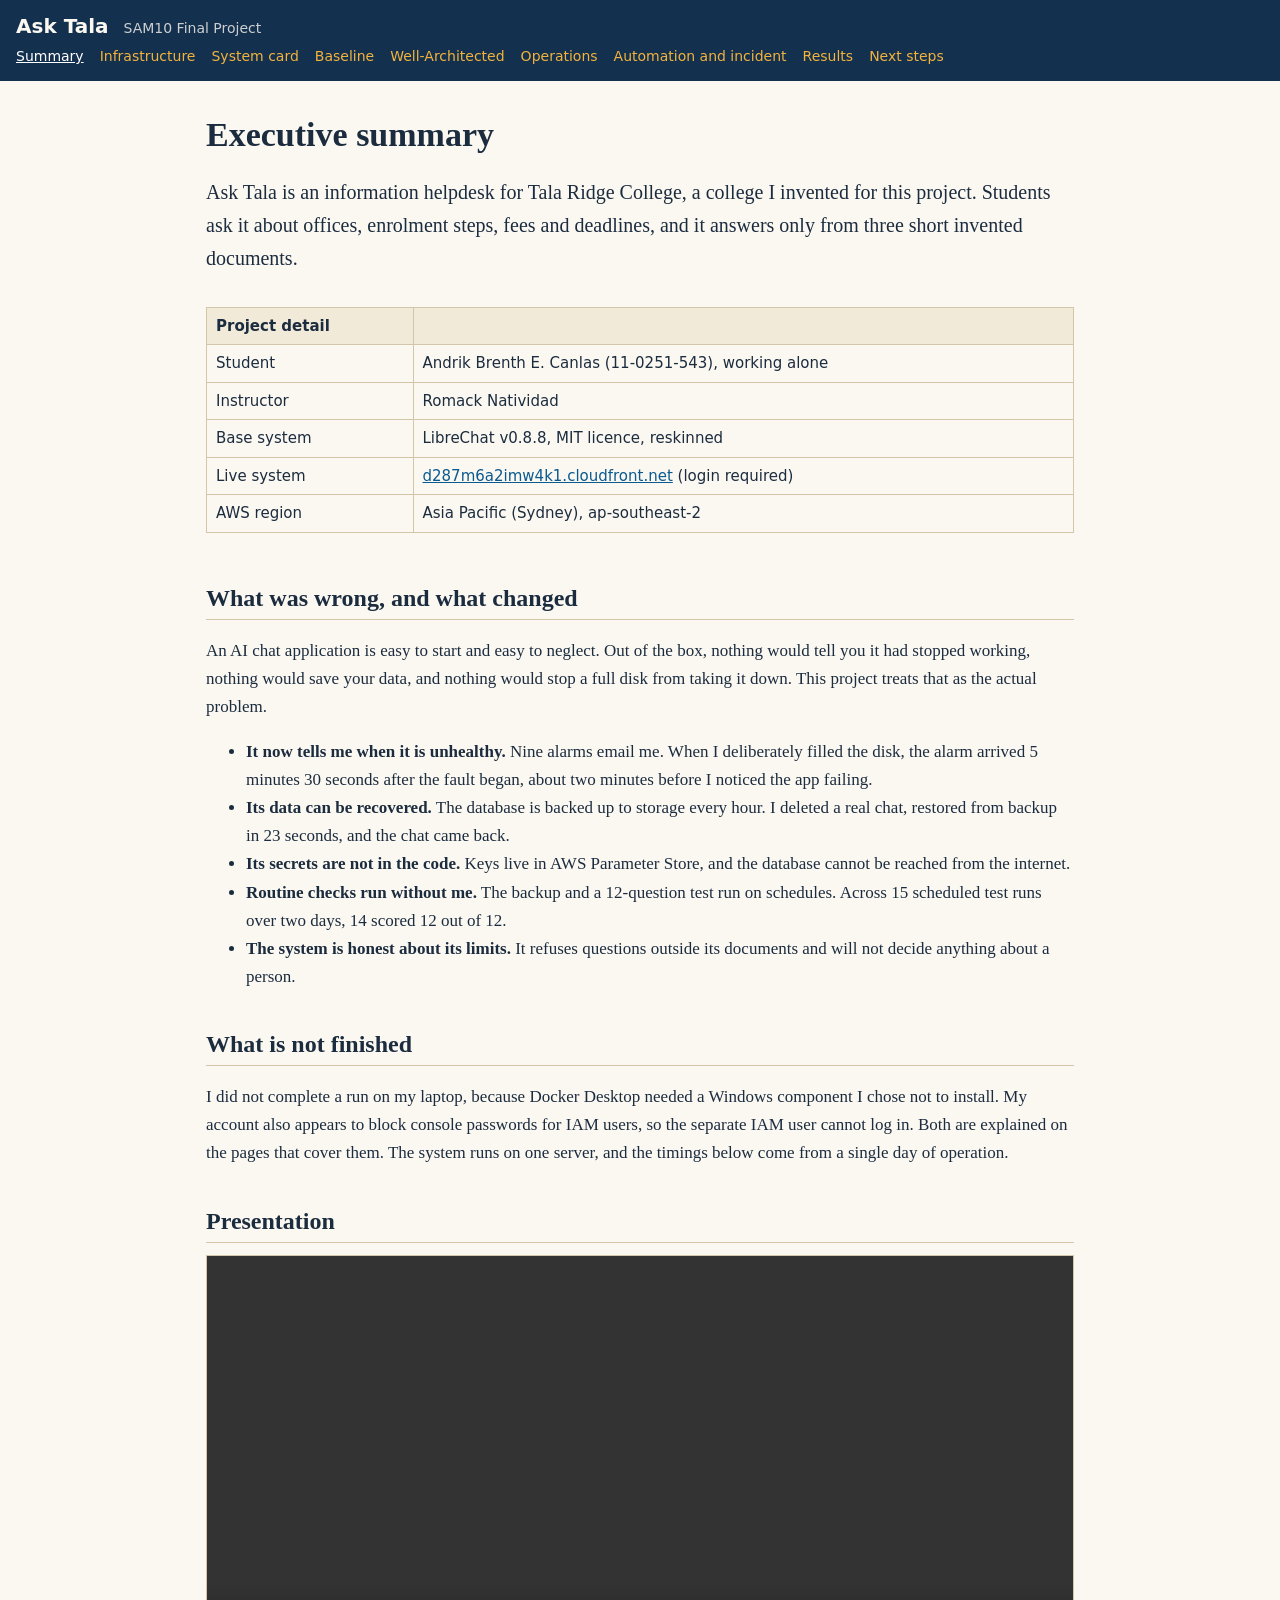
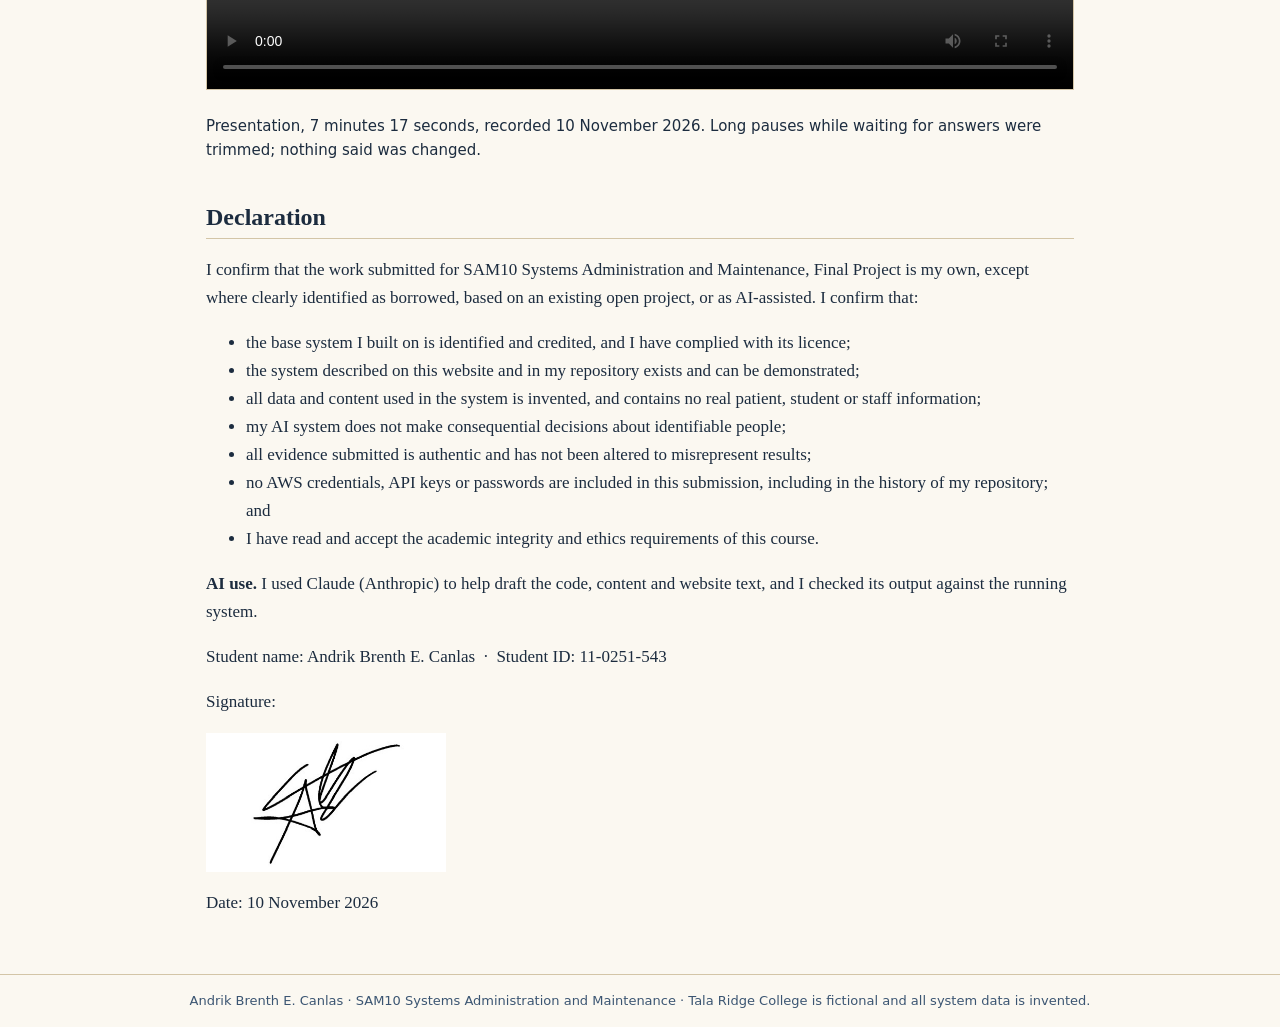
<file: site/index.html>
<!doctype html>
<html lang="en"><head><meta charset="utf-8"><meta name="viewport" content="width=device-width, initial-scale=1">
<title>Executive summary | Ask Tala</title><link rel="stylesheet" href="style.css"></head>
<body><header><div class="brand">Ask Tala <span>SAM10 Final Project</span></div><nav><a href="index.html" aria-current=page>Summary</a><a href="infrastructure.html">Infrastructure</a><a href="system.html">System card</a><a href="baseline.html">Baseline</a><a href="well-architected.html">Well-Architected</a><a href="operations.html">Operations</a><a href="automation-incident.html">Automation and incident</a><a href="results.html">Results</a><a href="next.html">Next steps</a></nav></header>
<main><h1>Executive summary</h1>
<p class="lead">Ask Tala is an information helpdesk for Tala Ridge College, a college I invented for this project. Students ask it about offices, enrolment steps, fees and deadlines, and it answers only from three short invented documents.</p>
<div class="scroll"><table><thead><tr><th>Project detail</th><th></th></tr></thead><tbody><tr><td>Student</td><td>Andrik Brenth E. Canlas (11-0251-543), working alone</td></tr><tr><td>Instructor</td><td>Romack Natividad</td></tr><tr><td>Base system</td><td>LibreChat v0.8.8, MIT licence, reskinned</td></tr><tr><td>Live system</td><td><a href="https://d287m6a2imw4k1.cloudfront.net">d287m6a2imw4k1.cloudfront.net</a> (login required)</td></tr><tr><td>AWS region</td><td>Asia Pacific (Sydney), ap-southeast-2</td></tr></tbody></table></div>
<h2>What was wrong, and what changed</h2>
<p>An AI chat application is easy to start and easy to neglect. Out of the box, nothing would tell you it had stopped working, nothing would save your data, and nothing would stop a full disk from taking it down. This project treats that as the actual problem.</p>
<ul>
<li><strong>It now tells me when it is unhealthy.</strong> Nine alarms email me. When I deliberately filled the disk, the alarm arrived 5 minutes 30 seconds after the fault began, about two minutes before I noticed the app failing.</li>
<li><strong>Its data can be recovered.</strong> The database is backed up to storage every hour. I deleted a real chat, restored from backup in 23 seconds, and the chat came back.</li>
<li><strong>Its secrets are not in the code.</strong> Keys live in AWS Parameter Store, and the database cannot be reached from the internet.</li>
<li><strong>Routine checks run without me.</strong> The backup and a 12-question test run on schedules. Across 15 scheduled test runs over two days, 14 scored 12 out of 12.</li>
<li><strong>The system is honest about its limits.</strong> It refuses questions outside its documents and will not decide anything about a person.</li>
</ul>
<h2>What is not finished</h2>
<p>I did not complete a run on my laptop, because Docker Desktop needed a Windows component I chose not to install. My account also appears to block console passwords for IAM users, so the separate IAM user cannot log in. Both are explained on the pages that cover them. The system runs on one server, and the timings below come from a single day of operation.</p>
<h2>Presentation</h2>
<video controls preload="metadata" style="width:100%;border:1px solid var(--line);background:#000"><source src="evidence/presentation.mp4" type="video/mp4">Your browser cannot play this video. <a href="evidence/presentation.mp4">Download it here</a>.</video><p class="lead" style="font-size:15px;font-family:system-ui,sans-serif">Presentation, 7 minutes 17 seconds, recorded 10 November 2026. Long pauses while waiting for answers were trimmed; nothing said was changed.</p>
<h2 id="declaration">Declaration</h2>
<p>I confirm that the work submitted for SAM10 Systems Administration and Maintenance, Final Project is my own, except where clearly identified as borrowed, based on an existing open project, or as AI-assisted. I confirm that:</p>
<ul>
<li>the base system I built on is identified and credited, and I have complied with its licence;</li>
<li>the system described on this website and in my repository exists and can be demonstrated;</li>
<li>all data and content used in the system is invented, and contains no real patient, student or staff information;</li>
<li>my AI system does not make consequential decisions about identifiable people;</li>
<li>all evidence submitted is authentic and has not been altered to misrepresent results;</li>
<li>no AWS credentials, API keys or passwords are included in this submission, including in the history of my repository; and</li>
<li>I have read and accept the academic integrity and ethics requirements of this course.</li>
</ul>
<p><strong>AI use.</strong> I used Claude (Anthropic) to help draft the code, content and website text, and I checked its output against the running system.</p>
<p>Student name: Andrik Brenth E. Canlas &nbsp;·&nbsp; Student ID: 11-0251-543</p>
<p>Signature:</p><img class="sig" src="evidence/signature.png" alt="Signature of Andrik Brenth E. Canlas">
<p>Date: 10 November 2026</p>
</main>
<footer>Andrik Brenth E. Canlas · SAM10 Systems Administration and Maintenance · Tala Ridge College is fictional and all system data is invented.</footer></body></html>
</file>
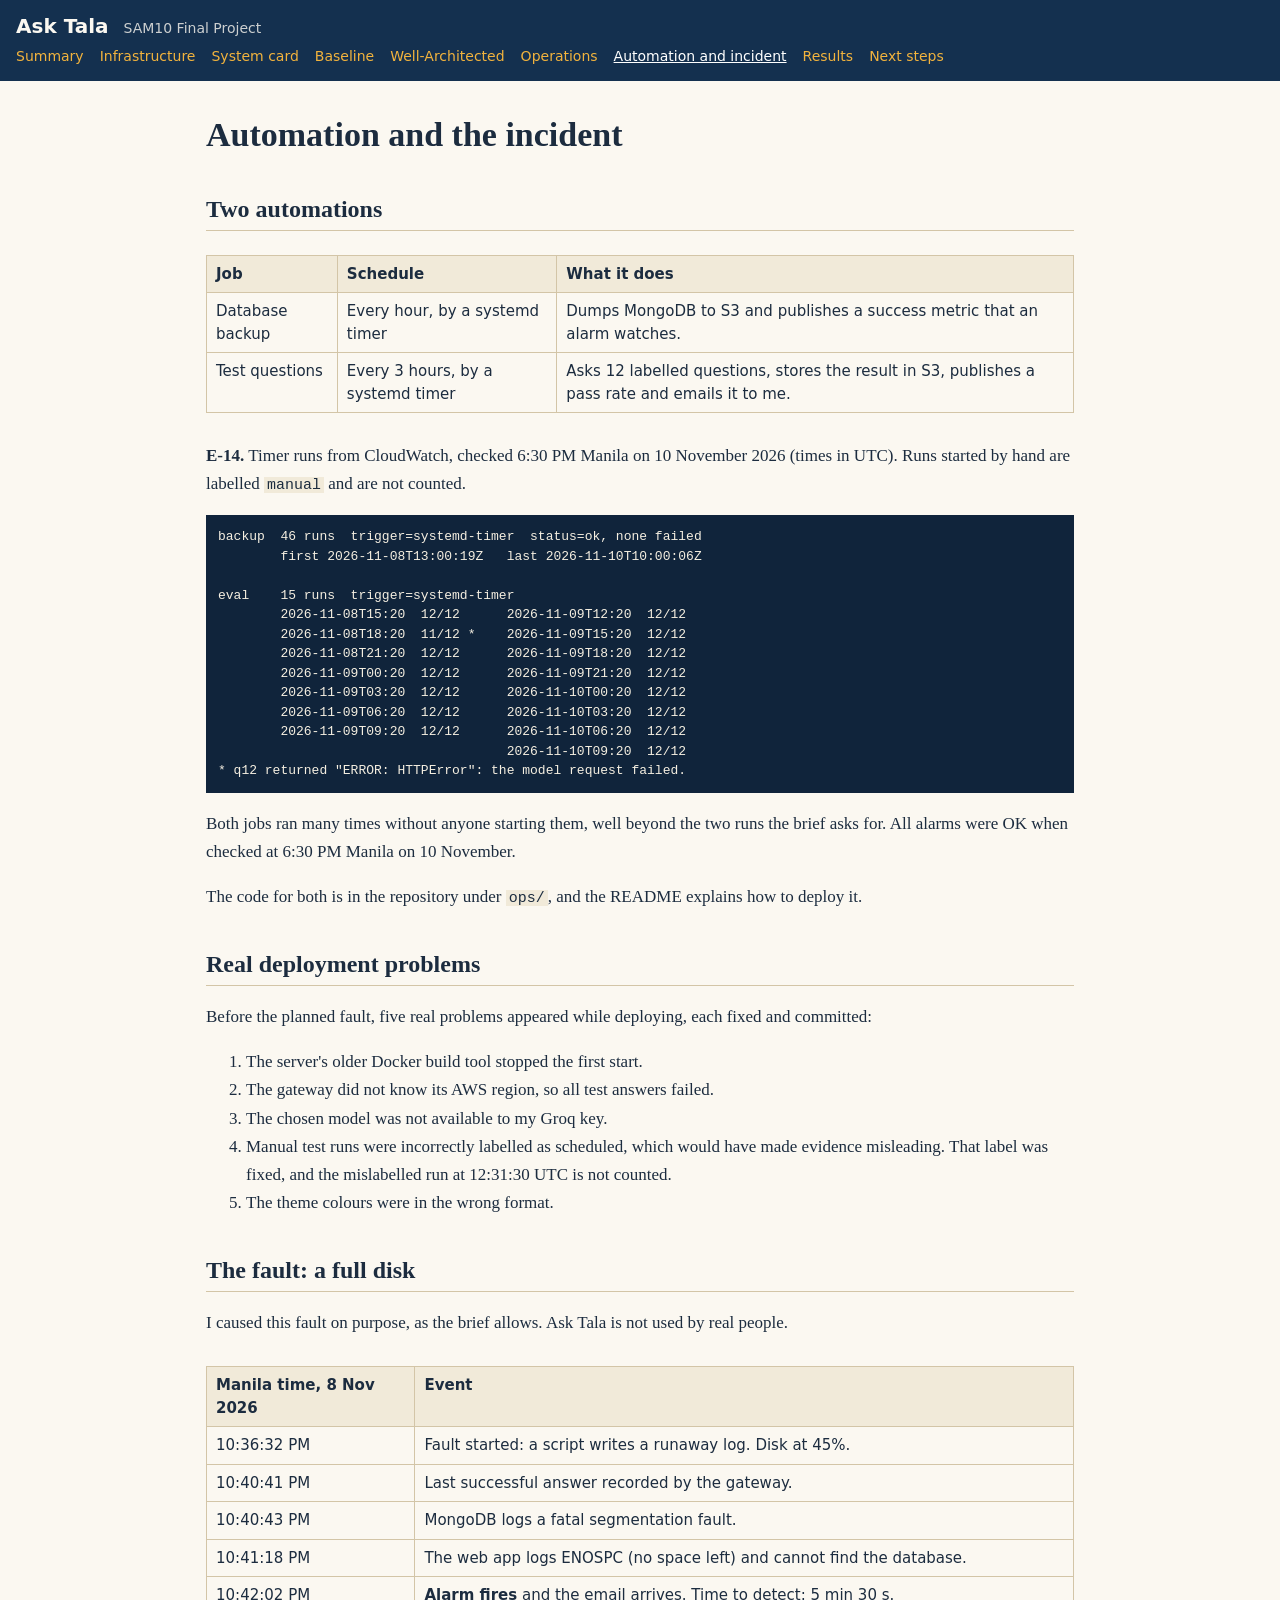
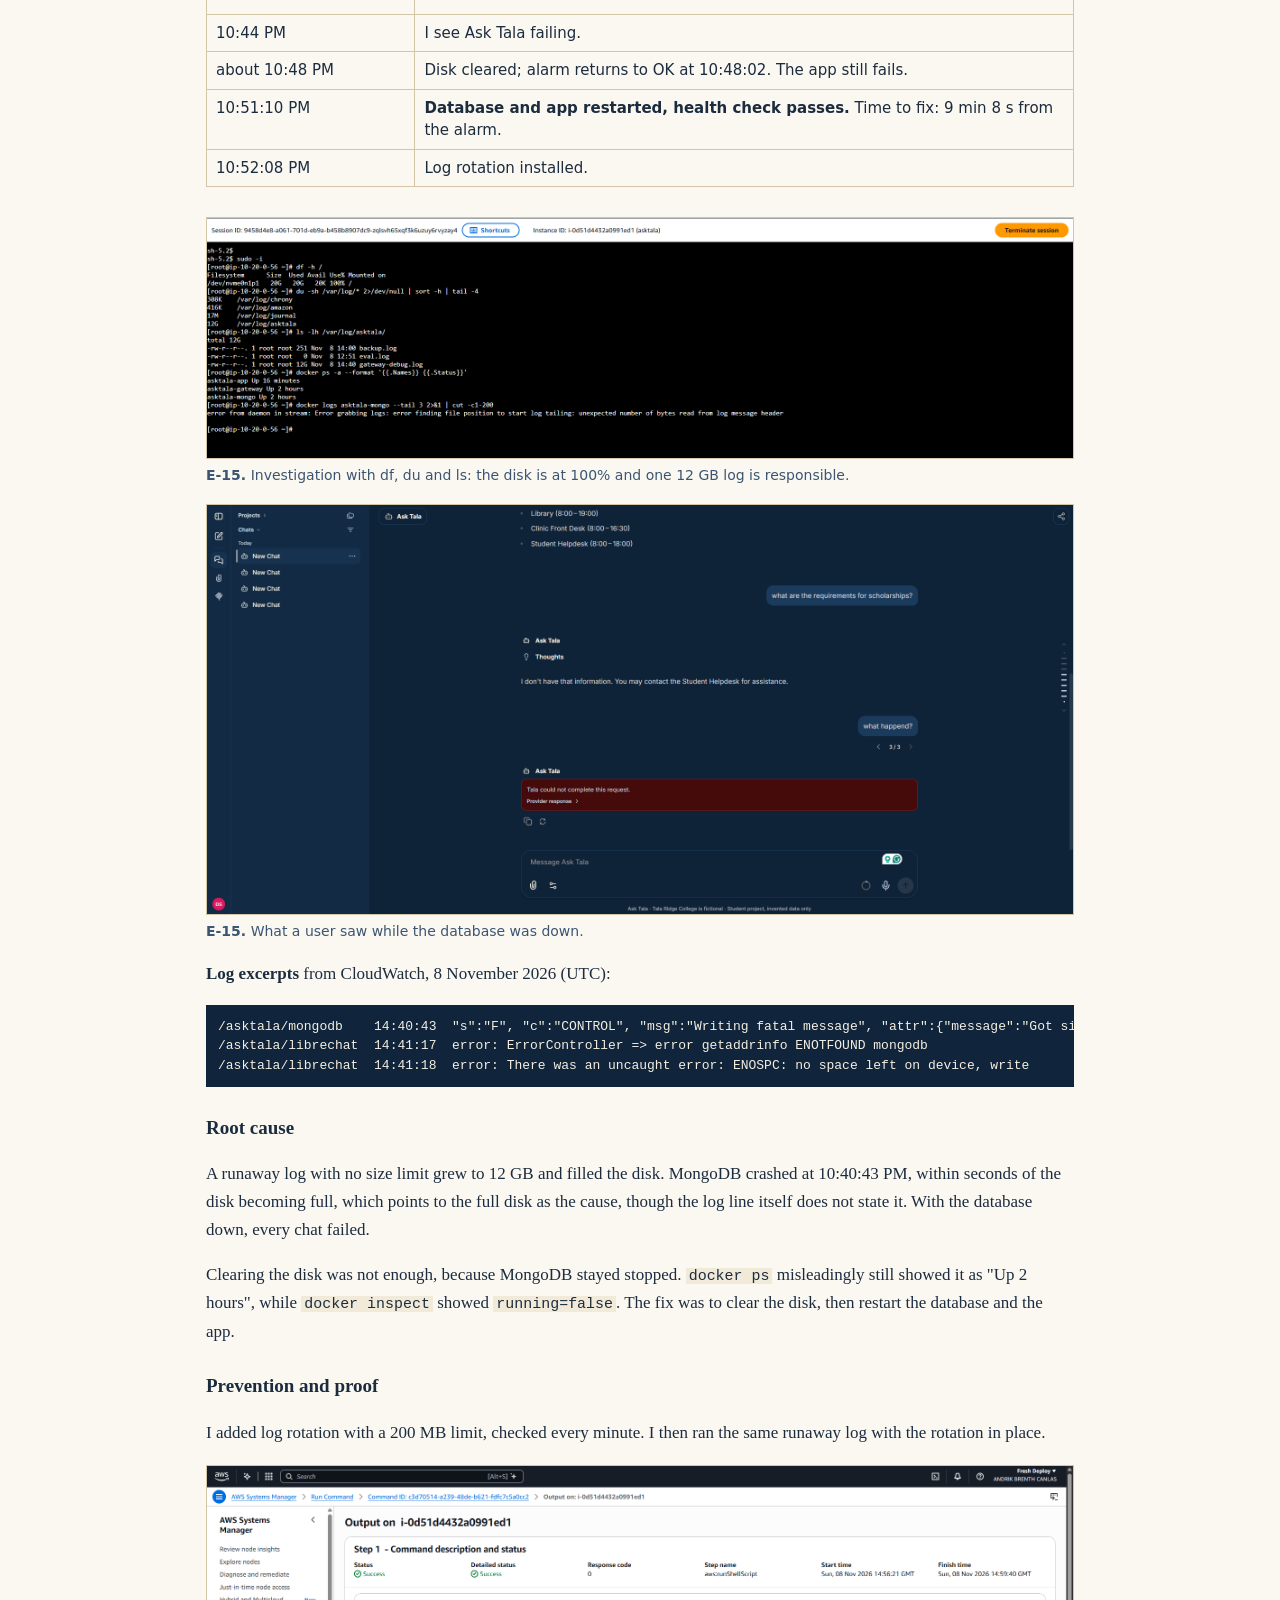
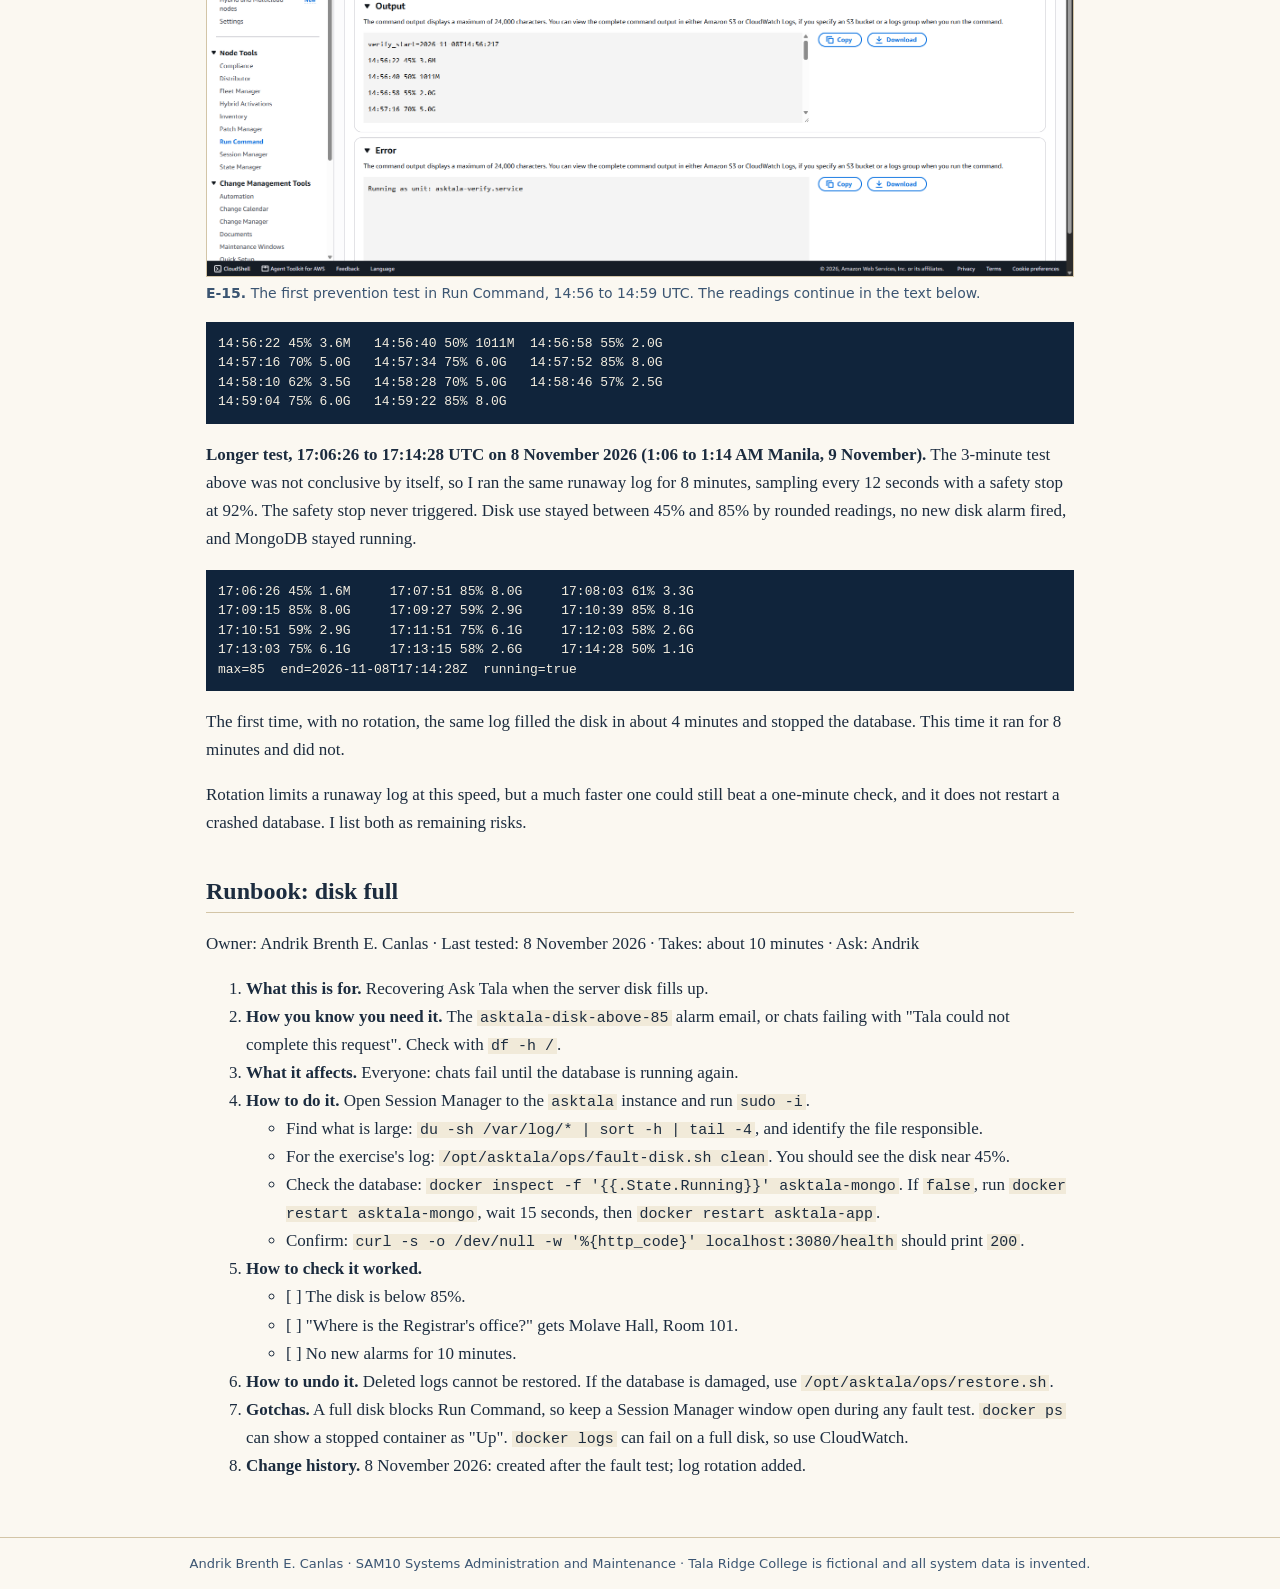
<file: site/automation-incident.html>
<!doctype html>
<html lang="en"><head><meta charset="utf-8"><meta name="viewport" content="width=device-width, initial-scale=1">
<title>Automation and the incident | Ask Tala</title><link rel="stylesheet" href="style.css"></head>
<body><header><div class="brand">Ask Tala <span>SAM10 Final Project</span></div><nav><a href="index.html">Summary</a><a href="infrastructure.html">Infrastructure</a><a href="system.html">System card</a><a href="baseline.html">Baseline</a><a href="well-architected.html">Well-Architected</a><a href="operations.html">Operations</a><a href="automation-incident.html" aria-current=page>Automation and incident</a><a href="results.html">Results</a><a href="next.html">Next steps</a></nav></header>
<main><h1>Automation and the incident</h1>
<h2>Two automations</h2>
<div class="scroll"><table><thead><tr><th>Job</th><th>Schedule</th><th>What it does</th></tr></thead><tbody><tr><td>Database backup</td><td>Every hour, by a systemd timer</td><td>Dumps MongoDB to S3 and publishes a success metric that an alarm watches.</td></tr><tr><td>Test questions</td><td>Every 3 hours, by a systemd timer</td><td>Asks 12 labelled questions, stores the result in S3, publishes a pass rate and emails it to me.</td></tr></tbody></table></div>
<p><strong>E-14.</strong> Timer runs from CloudWatch, checked 6:30 PM Manila on 10 November 2026 (times in UTC). Runs started by hand are labelled <code>manual</code> and are not counted.</p>
<pre>backup  46 runs  trigger=systemd-timer  status=ok, none failed
        first 2026-11-08T13:00:19Z   last 2026-11-10T10:00:06Z

eval    15 runs  trigger=systemd-timer
        2026-11-08T15:20  12/12      2026-11-09T12:20  12/12
        2026-11-08T18:20  11/12 *    2026-11-09T15:20  12/12
        2026-11-08T21:20  12/12      2026-11-09T18:20  12/12
        2026-11-09T00:20  12/12      2026-11-09T21:20  12/12
        2026-11-09T03:20  12/12      2026-11-10T00:20  12/12
        2026-11-09T06:20  12/12      2026-11-10T03:20  12/12
        2026-11-09T09:20  12/12      2026-11-10T06:20  12/12
                                     2026-11-10T09:20  12/12
* q12 returned &quot;ERROR: HTTPError&quot;: the model request failed.</pre>
<p>Both jobs ran many times without anyone starting them, well beyond the two runs the brief asks for. All alarms were OK when checked at 6:30 PM Manila on 10 November.</p>
<p>The code for both is in the repository under <code>ops/</code>, and the README explains how to deploy it.</p>
<h2>Real deployment problems</h2>
<p>Before the planned fault, five real problems appeared while deploying, each fixed and committed:</p>
<ol>
<li>The server's older Docker build tool stopped the first start.</li>
<li>The gateway did not know its AWS region, so all test answers failed.</li>
<li>The chosen model was not available to my Groq key.</li>
<li>Manual test runs were incorrectly labelled as scheduled, which would have made evidence misleading. That label was fixed, and the mislabelled run at 12:31:30 UTC is not counted.</li>
<li>The theme colours were in the wrong format.</li>
</ol>
<h2>The fault: a full disk</h2>
<p>I caused this fault on purpose, as the brief allows. Ask Tala is not used by real people.</p>
<div class="scroll"><table><thead><tr><th>Manila time, 8 Nov 2026</th><th>Event</th></tr></thead><tbody><tr><td>10:36:32 PM</td><td>Fault started: a script writes a runaway log. Disk at 45%.</td></tr><tr><td>10:40:41 PM</td><td>Last successful answer recorded by the gateway.</td></tr><tr><td>10:40:43 PM</td><td>MongoDB logs a fatal segmentation fault.</td></tr><tr><td>10:41:18 PM</td><td>The web app logs ENOSPC (no space left) and cannot find the database.</td></tr><tr><td>10:42:02 PM</td><td><strong>Alarm fires</strong> and the email arrives. Time to detect: 5 min 30 s.</td></tr><tr><td>10:44 PM</td><td>I see Ask Tala failing.</td></tr><tr><td>about 10:48 PM</td><td>Disk cleared; alarm returns to OK at 10:48:02. The app still fails.</td></tr><tr><td>10:51:10 PM</td><td><strong>Database and app restarted, health check passes.</strong> Time to fix: 9 min 8 s from the alarm.</td></tr><tr><td>10:52:08 PM</td><td>Log rotation installed.</td></tr></tbody></table></div>
<figure><a href="evidence/e15-disk-investigation.png"><img src="evidence/e15-disk-investigation.png" loading="lazy" alt="Investigation with df, du and ls: the disk is at 100% and one 12 GB log is responsible."></a><figcaption><strong>E-15.</strong> Investigation with df, du and ls: the disk is at 100% and one 12 GB log is responsible.</figcaption></figure>
<figure><a href="evidence/e15-chat-failure.png"><img src="evidence/e15-chat-failure.png" loading="lazy" alt="What a user saw while the database was down."></a><figcaption><strong>E-15.</strong> What a user saw while the database was down.</figcaption></figure>
<p><strong>Log excerpts</strong> from CloudWatch, 8 November 2026 (UTC):</p>
<pre>/asktala/mongodb    14:40:43  &quot;s&quot;:&quot;F&quot;, &quot;c&quot;:&quot;CONTROL&quot;, &quot;msg&quot;:&quot;Writing fatal message&quot;, &quot;attr&quot;:{&quot;message&quot;:&quot;Got signal: 11 (Segmentation fault).&quot;}
/asktala/librechat  14:41:17  error: ErrorController =&gt; error getaddrinfo ENOTFOUND mongodb
/asktala/librechat  14:41:18  error: There was an uncaught error: ENOSPC: no space left on device, write</pre>
<h3>Root cause</h3>
<p>A runaway log with no size limit grew to 12 GB and filled the disk. MongoDB crashed at 10:40:43 PM, within seconds of the disk becoming full, which points to the full disk as the cause, though the log line itself does not state it. With the database down, every chat failed.</p>
<p>Clearing the disk was not enough, because MongoDB stayed stopped. <code>docker ps</code> misleadingly still showed it as "Up 2 hours", while <code>docker inspect</code> showed <code>running=false</code>. The fix was to clear the disk, then restart the database and the app.</p>
<h3>Prevention and proof</h3>
<p>I added log rotation with a 200 MB limit, checked every minute. I then ran the same runaway log with the rotation in place.</p>
<figure><a href="evidence/e15-prevention-run-command.png"><img src="evidence/e15-prevention-run-command.png" loading="lazy" alt="The first prevention test in Run Command, 14:56 to 14:59 UTC. The readings continue in the text below."></a><figcaption><strong>E-15.</strong> The first prevention test in Run Command, 14:56 to 14:59 UTC. The readings continue in the text below.</figcaption></figure>
<pre>14:56:22 45% 3.6M   14:56:40 50% 1011M  14:56:58 55% 2.0G
14:57:16 70% 5.0G   14:57:34 75% 6.0G   14:57:52 85% 8.0G
14:58:10 62% 3.5G   14:58:28 70% 5.0G   14:58:46 57% 2.5G
14:59:04 75% 6.0G   14:59:22 85% 8.0G</pre>
<p><strong>Longer test, 17:06:26 to 17:14:28 UTC on 8 November 2026 (1:06 to 1:14 AM Manila, 9 November).</strong> The 3-minute test above was not conclusive by itself, so I ran the same runaway log for 8 minutes, sampling every 12 seconds with a safety stop at 92%. The safety stop never triggered. Disk use stayed between 45% and 85% by rounded readings, no new disk alarm fired, and MongoDB stayed running.</p>
<pre>17:06:26 45% 1.6M     17:07:51 85% 8.0G     17:08:03 61% 3.3G
17:09:15 85% 8.0G     17:09:27 59% 2.9G     17:10:39 85% 8.1G
17:10:51 59% 2.9G     17:11:51 75% 6.1G     17:12:03 58% 2.6G
17:13:03 75% 6.1G     17:13:15 58% 2.6G     17:14:28 50% 1.1G
max=85  end=2026-11-08T17:14:28Z  running=true</pre>
<p>The first time, with no rotation, the same log filled the disk in about 4 minutes and stopped the database. This time it ran for 8 minutes and did not.</p>
<p>Rotation limits a runaway log at this speed, but a much faster one could still beat a one-minute check, and it does not restart a crashed database. I list both as remaining risks.</p>
<h2>Runbook: disk full</h2>
<p>Owner: Andrik Brenth E. Canlas · Last tested: 8 November 2026 · Takes: about 10 minutes · Ask: Andrik</p>
<ol>
<li><strong>What this is for.</strong> Recovering Ask Tala when the server disk fills up.</li>
<li><strong>How you know you need it.</strong> The <code>asktala-disk-above-85</code> alarm email, or chats failing with "Tala could not complete this request". Check with <code>df -h /</code>.</li>
<li><strong>What it affects.</strong> Everyone: chats fail until the database is running again.</li>
<li><strong>How to do it.</strong> Open Session Manager to the <code>asktala</code> instance and run <code>sudo -i</code>.
<ul>
<li>Find what is large: <code>du -sh /var/log/* | sort -h | tail -4</code>, and identify the file responsible.</li>
<li>For the exercise's log: <code>/opt/asktala/ops/fault-disk.sh clean</code>. You should see the disk near 45%.</li>
<li>Check the database: <code>docker inspect -f '{{.State.Running}}' asktala-mongo</code>. If <code>false</code>, run <code>docker restart asktala-mongo</code>, wait 15 seconds, then <code>docker restart asktala-app</code>.</li>
<li>Confirm: <code>curl -s -o /dev/null -w '%{http_code}' localhost:3080/health</code> should print <code>200</code>.</li>
</ul></li>
<li><strong>How to check it worked.</strong>
<ul><li>[ ] The disk is below 85%.</li><li>[ ] "Where is the Registrar's office?" gets Molave Hall, Room 101.</li><li>[ ] No new alarms for 10 minutes.</li></ul></li>
<li><strong>How to undo it.</strong> Deleted logs cannot be restored. If the database is damaged, use <code>/opt/asktala/ops/restore.sh</code>.</li>
<li><strong>Gotchas.</strong> A full disk blocks Run Command, so keep a Session Manager window open during any fault test. <code>docker ps</code> can show a stopped container as "Up". <code>docker logs</code> can fail on a full disk, so use CloudWatch.</li>
<li><strong>Change history.</strong> 8 November 2026: created after the fault test; log rotation added.</li>
</ol>
</main>
<footer>Andrik Brenth E. Canlas · SAM10 Systems Administration and Maintenance · Tala Ridge College is fictional and all system data is invented.</footer></body></html>
</file>
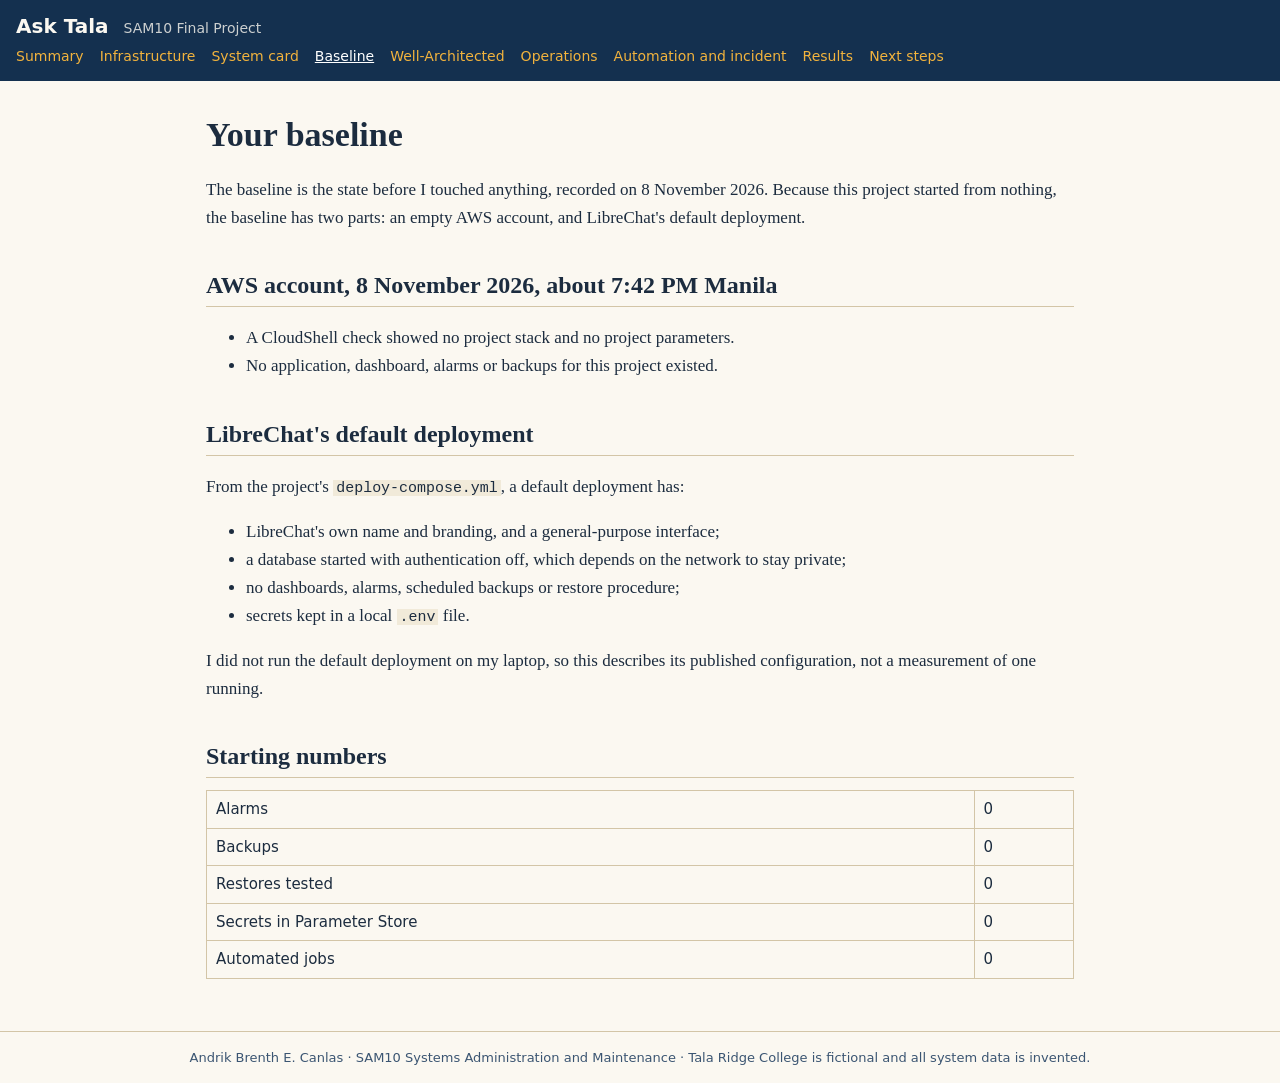
<file: site/baseline.html>
<!doctype html>
<html lang="en"><head><meta charset="utf-8"><meta name="viewport" content="width=device-width, initial-scale=1">
<title>Your baseline | Ask Tala</title><link rel="stylesheet" href="style.css"></head>
<body><header><div class="brand">Ask Tala <span>SAM10 Final Project</span></div><nav><a href="index.html">Summary</a><a href="infrastructure.html">Infrastructure</a><a href="system.html">System card</a><a href="baseline.html" aria-current=page>Baseline</a><a href="well-architected.html">Well-Architected</a><a href="operations.html">Operations</a><a href="automation-incident.html">Automation and incident</a><a href="results.html">Results</a><a href="next.html">Next steps</a></nav></header>
<main><h1>Your baseline</h1>
<p>The baseline is the state before I touched anything, recorded on 8 November 2026. Because this project started from nothing, the baseline has two parts: an empty AWS account, and LibreChat's default deployment.</p>
<h2>AWS account, 8 November 2026, about 7:42 PM Manila</h2>
<ul>
<li>A CloudShell check showed no project stack and no project parameters.</li>
<li>No application, dashboard, alarms or backups for this project existed.</li>
</ul>
<h2>LibreChat's default deployment</h2>
<p>From the project's <code>deploy-compose.yml</code>, a default deployment has:</p>
<ul>
<li>LibreChat's own name and branding, and a general-purpose interface;</li>
<li>a database started with authentication off, which depends on the network to stay private;</li>
<li>no dashboards, alarms, scheduled backups or restore procedure;</li>
<li>secrets kept in a local <code>.env</code> file.</li>
</ul>
<p>I did not run the default deployment on my laptop, so this describes its published configuration, not a measurement of one running.</p>
<h2>Starting numbers</h2>
<table><tbody>
<tr><td>Alarms</td><td>0</td></tr><tr><td>Backups</td><td>0</td></tr><tr><td>Restores tested</td><td>0</td></tr><tr><td>Secrets in Parameter Store</td><td>0</td></tr><tr><td>Automated jobs</td><td>0</td></tr>
</tbody></table>
</main>
<footer>Andrik Brenth E. Canlas · SAM10 Systems Administration and Maintenance · Tala Ridge College is fictional and all system data is invented.</footer></body></html>
</file>
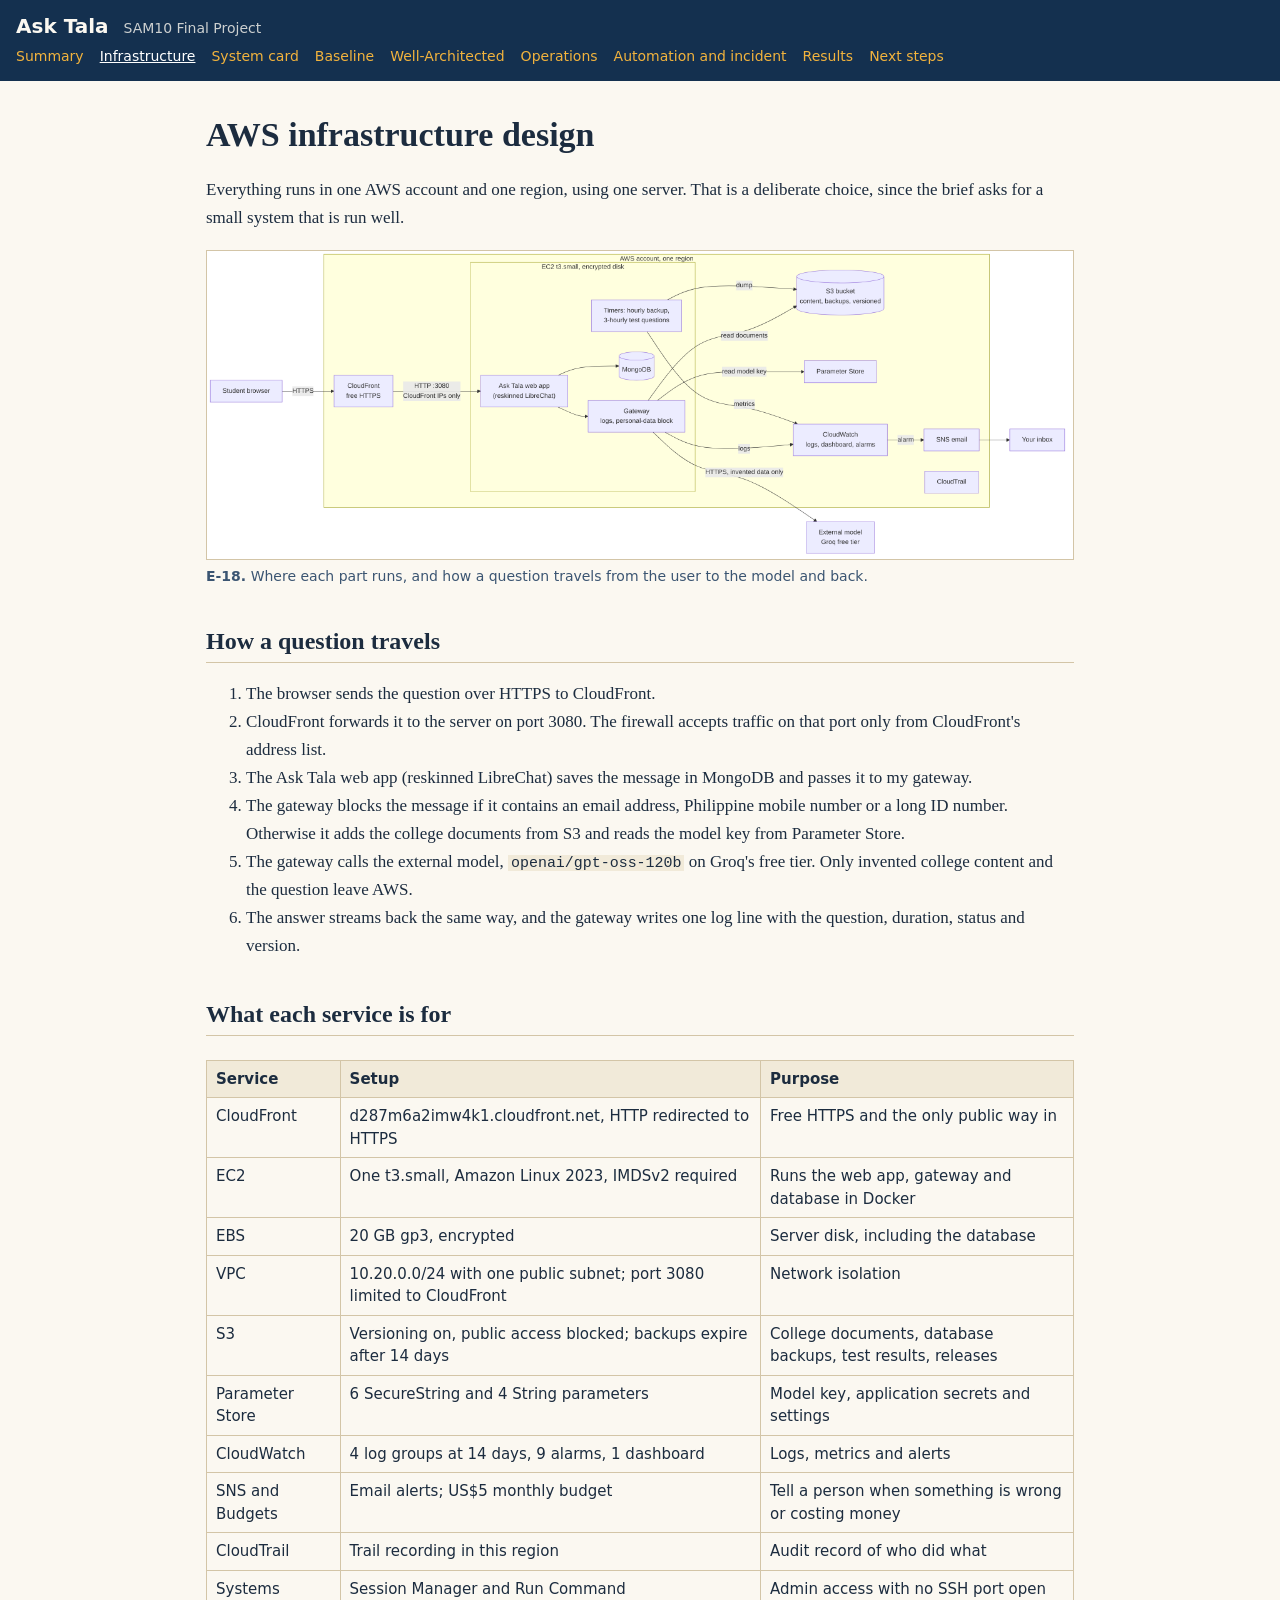
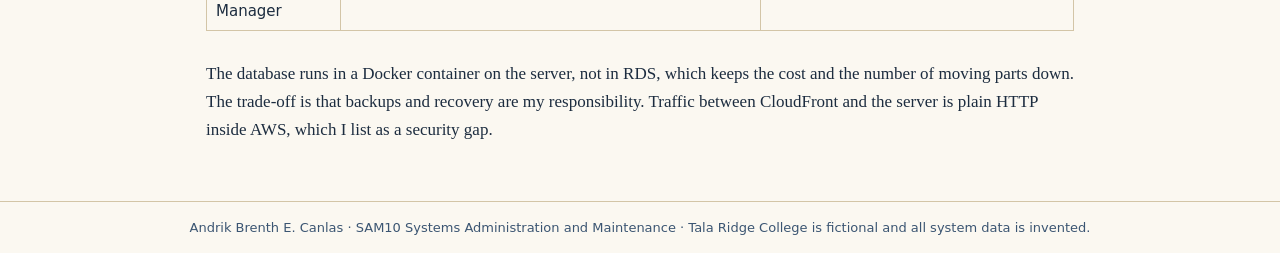
<file: site/infrastructure.html>
<!doctype html>
<html lang="en"><head><meta charset="utf-8"><meta name="viewport" content="width=device-width, initial-scale=1">
<title>AWS infrastructure design | Ask Tala</title><link rel="stylesheet" href="style.css"></head>
<body><header><div class="brand">Ask Tala <span>SAM10 Final Project</span></div><nav><a href="index.html">Summary</a><a href="infrastructure.html" aria-current=page>Infrastructure</a><a href="system.html">System card</a><a href="baseline.html">Baseline</a><a href="well-architected.html">Well-Architected</a><a href="operations.html">Operations</a><a href="automation-incident.html">Automation and incident</a><a href="results.html">Results</a><a href="next.html">Next steps</a></nav></header>
<main><h1>AWS infrastructure design</h1>
<p>Everything runs in one AWS account and one region, using one server. That is a deliberate choice, since the brief asks for a small system that is run well.</p>
<figure><a href="architecture.png"><img src="architecture.png" alt="Diagram: browser to CloudFront to an EC2 server running the app, gateway and MongoDB, with S3, Parameter Store, CloudWatch and an external model"></a><figcaption><strong>E-18.</strong> Where each part runs, and how a question travels from the user to the model and back.</figcaption></figure>
<h2>How a question travels</h2>
<ol>
<li>The browser sends the question over HTTPS to CloudFront.</li>
<li>CloudFront forwards it to the server on port 3080. The firewall accepts traffic on that port only from CloudFront's address list.</li>
<li>The Ask Tala web app (reskinned LibreChat) saves the message in MongoDB and passes it to my gateway.</li>
<li>The gateway blocks the message if it contains an email address, Philippine mobile number or a long ID number. Otherwise it adds the college documents from S3 and reads the model key from Parameter Store.</li>
<li>The gateway calls the external model, <code>openai/gpt-oss-120b</code> on Groq's free tier. Only invented college content and the question leave AWS.</li>
<li>The answer streams back the same way, and the gateway writes one log line with the question, duration, status and version.</li>
</ol>
<h2>What each service is for</h2>
<div class="scroll"><table><thead><tr><th>Service</th><th>Setup</th><th>Purpose</th></tr></thead><tbody><tr><td>CloudFront</td><td>d287m6a2imw4k1.cloudfront.net, HTTP redirected to HTTPS</td><td>Free HTTPS and the only public way in</td></tr><tr><td>EC2</td><td>One t3.small, Amazon Linux 2023, IMDSv2 required</td><td>Runs the web app, gateway and database in Docker</td></tr><tr><td>EBS</td><td>20 GB gp3, encrypted</td><td>Server disk, including the database</td></tr><tr><td>VPC</td><td>10.20.0.0/24 with one public subnet; port 3080 limited to CloudFront</td><td>Network isolation</td></tr><tr><td>S3</td><td>Versioning on, public access blocked; backups expire after 14 days</td><td>College documents, database backups, test results, releases</td></tr><tr><td>Parameter Store</td><td>6 SecureString and 4 String parameters</td><td>Model key, application secrets and settings</td></tr><tr><td>CloudWatch</td><td>4 log groups at 14 days, 9 alarms, 1 dashboard</td><td>Logs, metrics and alerts</td></tr><tr><td>SNS and Budgets</td><td>Email alerts; US$5 monthly budget</td><td>Tell a person when something is wrong or costing money</td></tr><tr><td>CloudTrail</td><td>Trail recording in this region</td><td>Audit record of who did what</td></tr><tr><td>Systems Manager</td><td>Session Manager and Run Command</td><td>Admin access with no SSH port open</td></tr></tbody></table></div>
<p>The database runs in a Docker container on the server, not in RDS, which keeps the cost and the number of moving parts down. The trade-off is that backups and recovery are my responsibility. Traffic between CloudFront and the server is plain HTTP inside AWS, which I list as a security gap.</p>
</main>
<footer>Andrik Brenth E. Canlas · SAM10 Systems Administration and Maintenance · Tala Ridge College is fictional and all system data is invented.</footer></body></html>
</file>
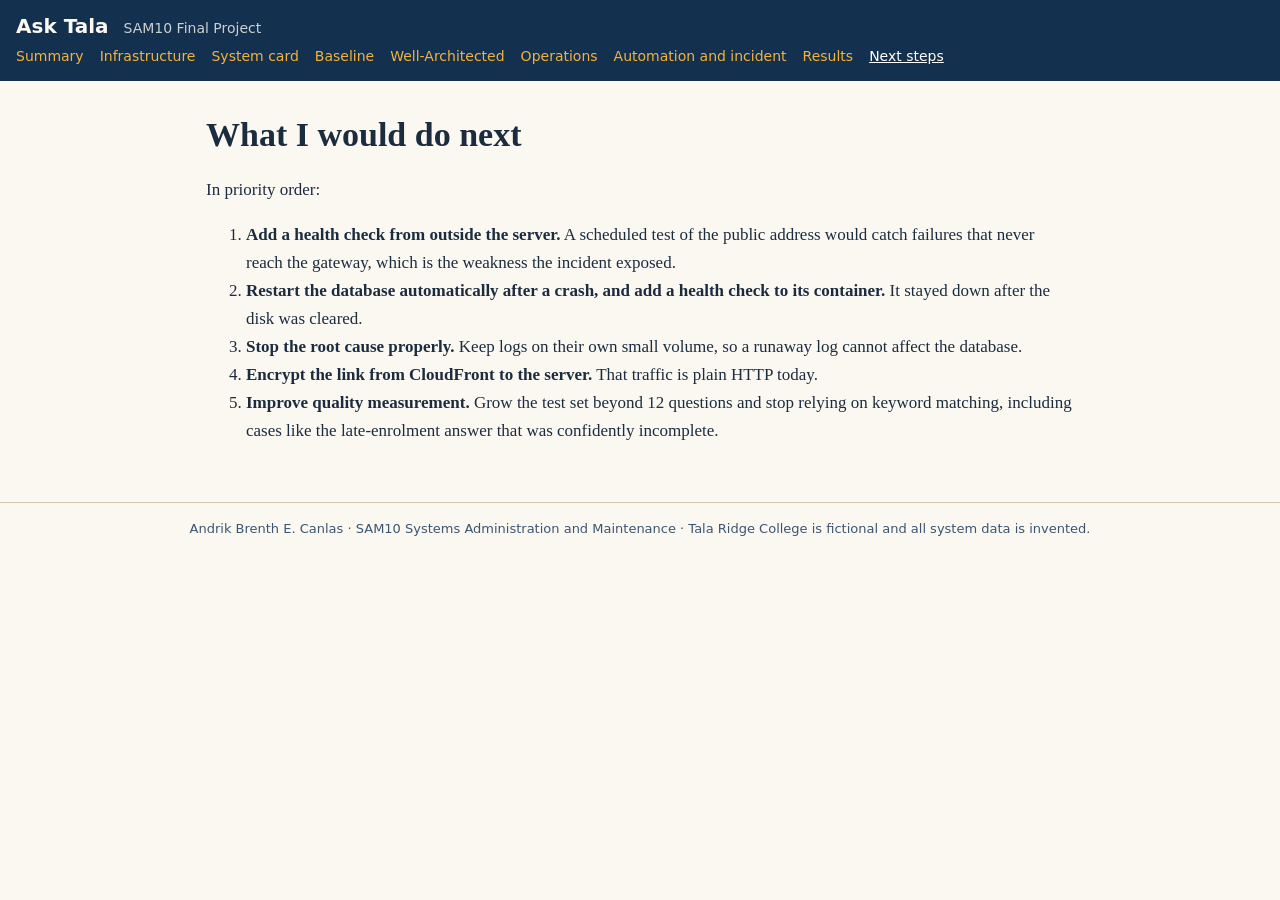
<file: site/next.html>
<!doctype html>
<html lang="en"><head><meta charset="utf-8"><meta name="viewport" content="width=device-width, initial-scale=1">
<title>What I would do next | Ask Tala</title><link rel="stylesheet" href="style.css"></head>
<body><header><div class="brand">Ask Tala <span>SAM10 Final Project</span></div><nav><a href="index.html">Summary</a><a href="infrastructure.html">Infrastructure</a><a href="system.html">System card</a><a href="baseline.html">Baseline</a><a href="well-architected.html">Well-Architected</a><a href="operations.html">Operations</a><a href="automation-incident.html">Automation and incident</a><a href="results.html">Results</a><a href="next.html" aria-current=page>Next steps</a></nav></header>
<main><h1>What I would do next</h1>
<p>In priority order:</p>
<ol>
<li><strong>Add a health check from outside the server.</strong> A scheduled test of the public address would catch failures that never reach the gateway, which is the weakness the incident exposed.</li>
<li><strong>Restart the database automatically after a crash, and add a health check to its container.</strong> It stayed down after the disk was cleared.</li>
<li><strong>Stop the root cause properly.</strong> Keep logs on their own small volume, so a runaway log cannot affect the database.</li>
<li><strong>Encrypt the link from CloudFront to the server.</strong> That traffic is plain HTTP today.</li>
<li><strong>Improve quality measurement.</strong> Grow the test set beyond 12 questions and stop relying on keyword matching, including cases like the late-enrolment answer that was confidently incomplete.</li>
</ol>
</main>
<footer>Andrik Brenth E. Canlas · SAM10 Systems Administration and Maintenance · Tala Ridge College is fictional and all system data is invented.</footer></body></html>
</file>
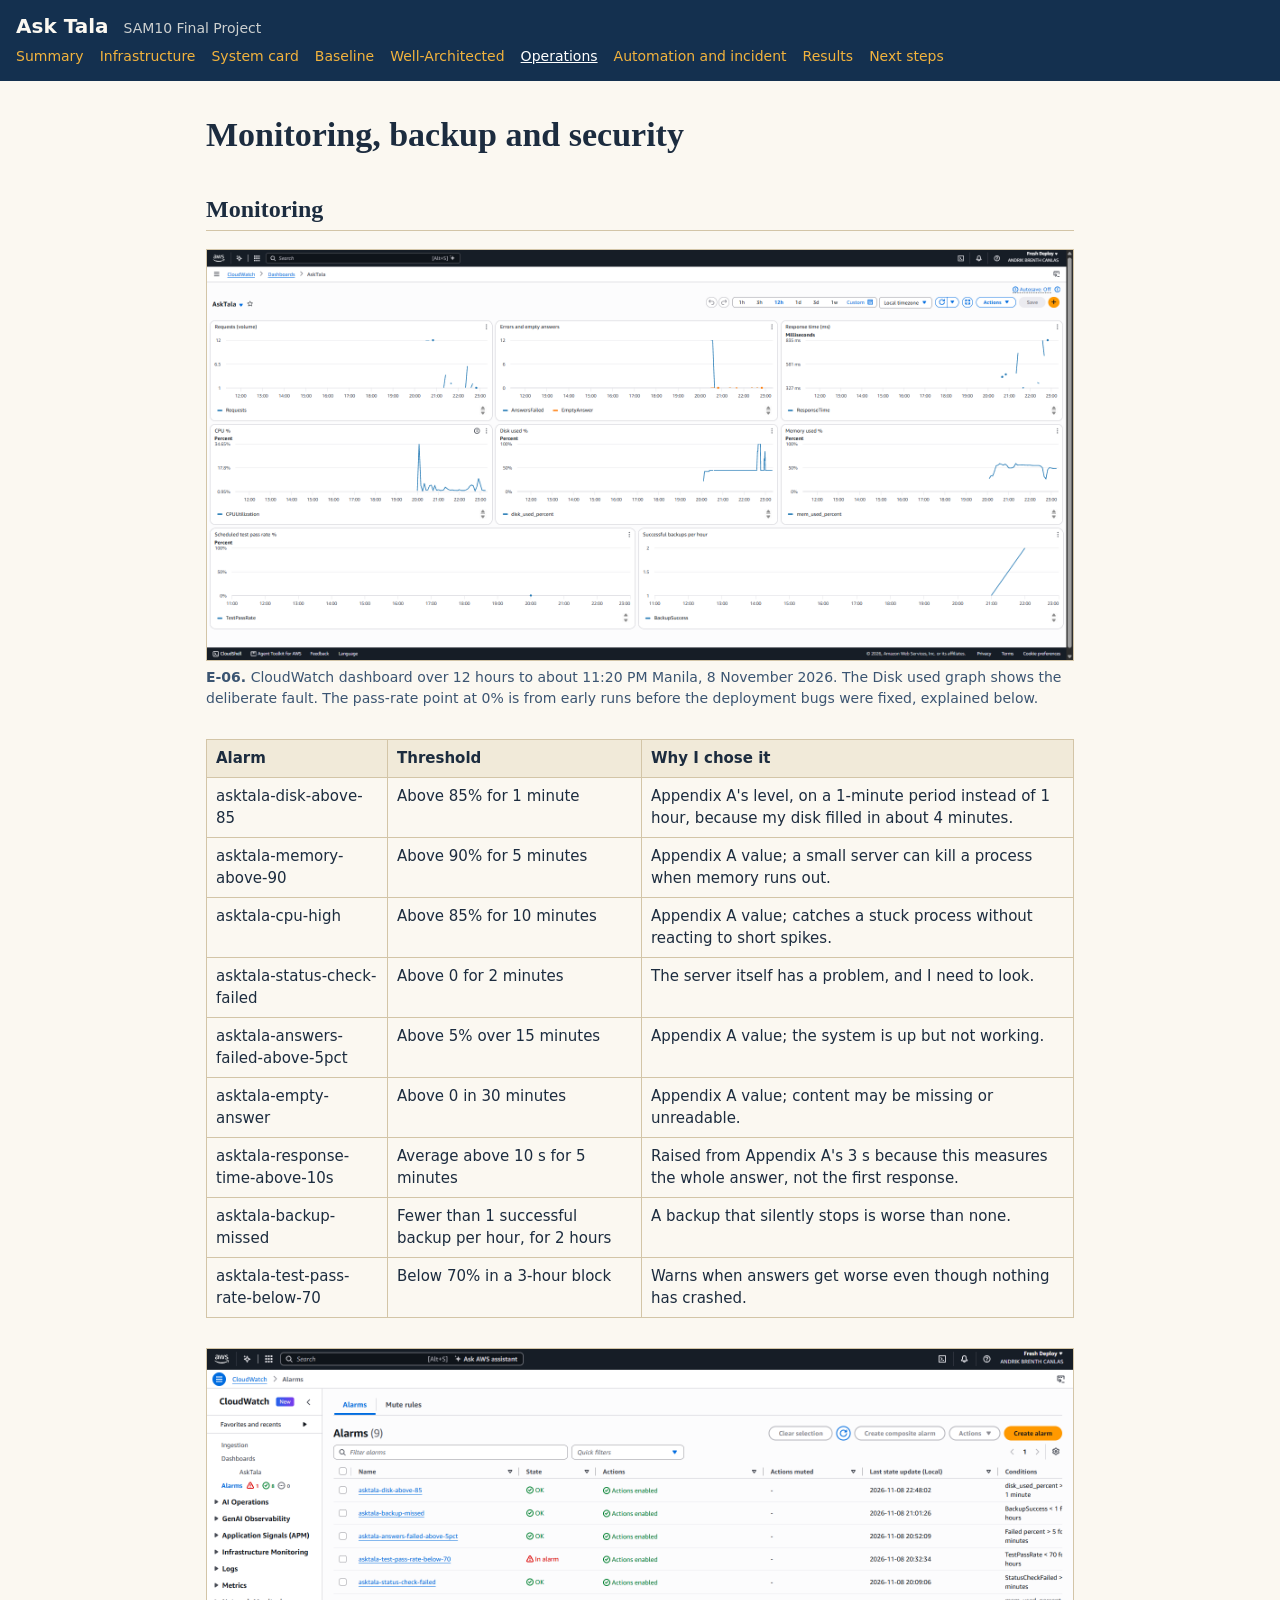
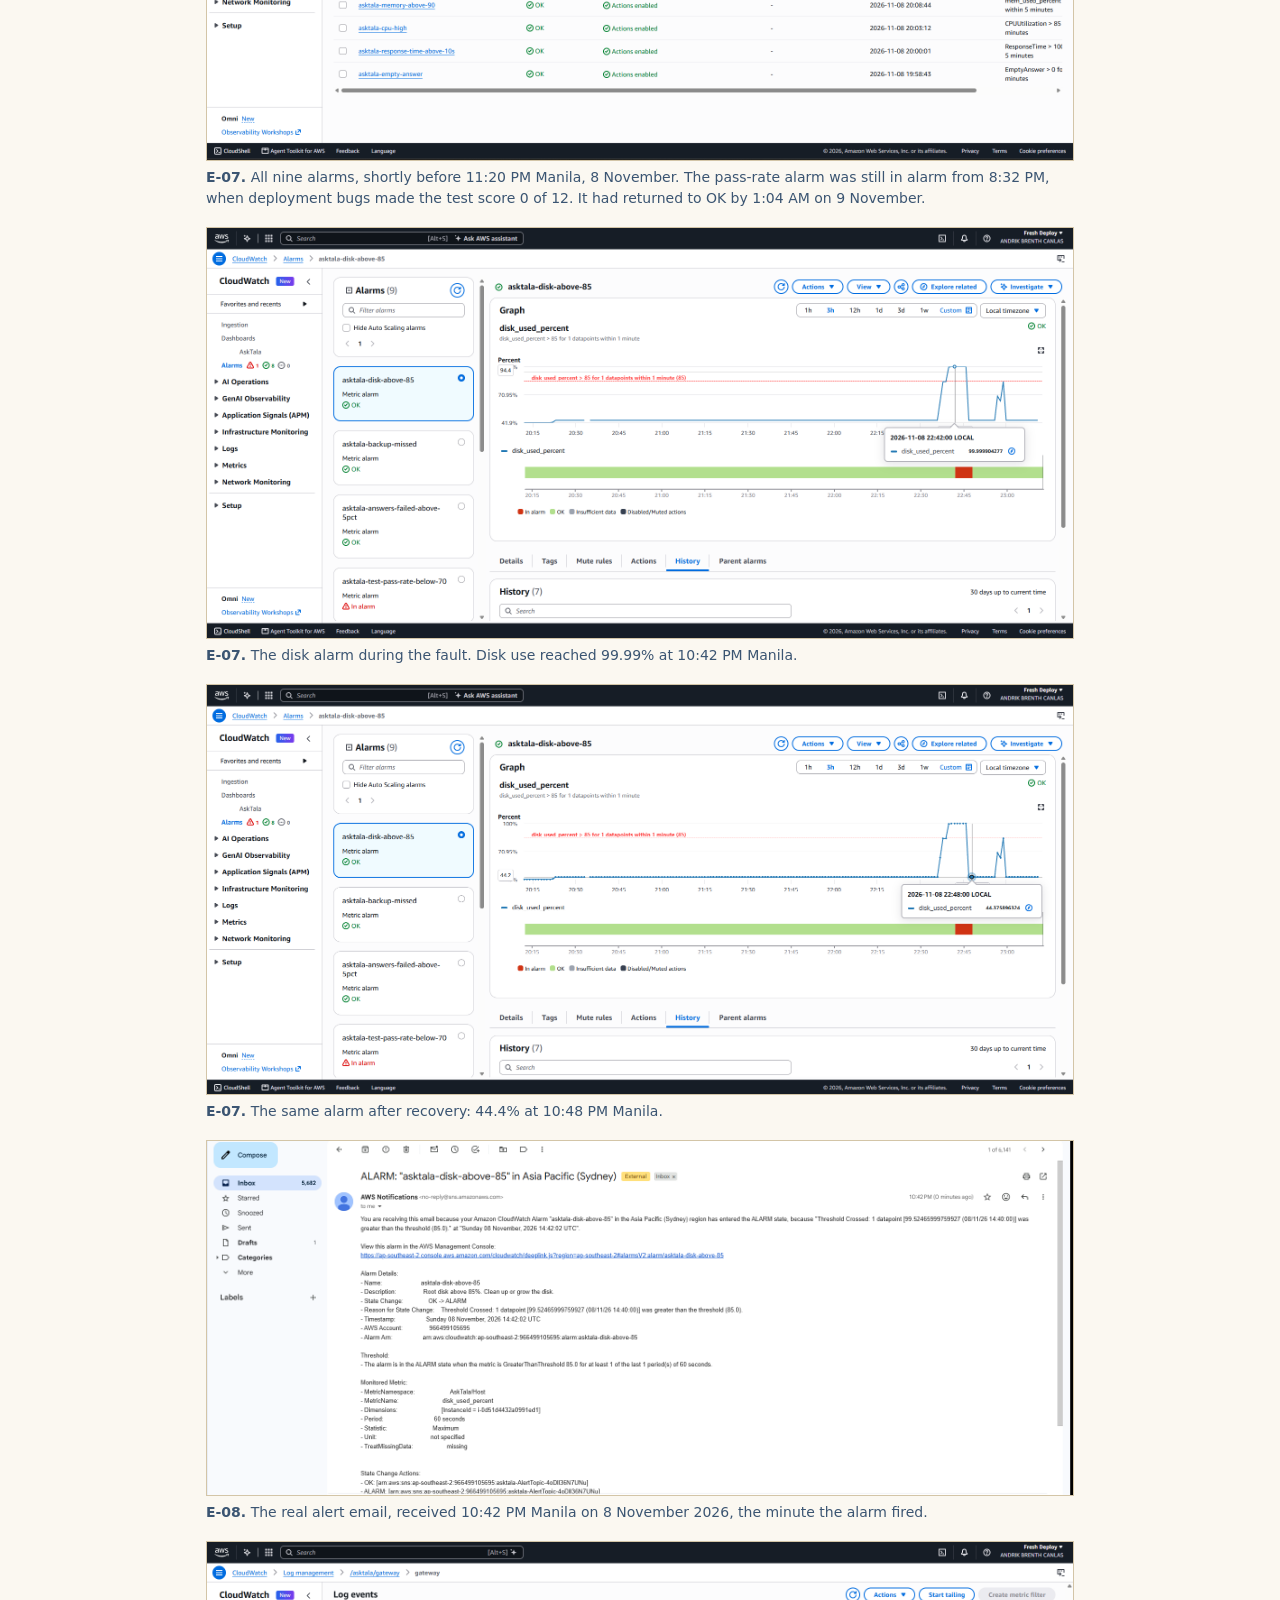
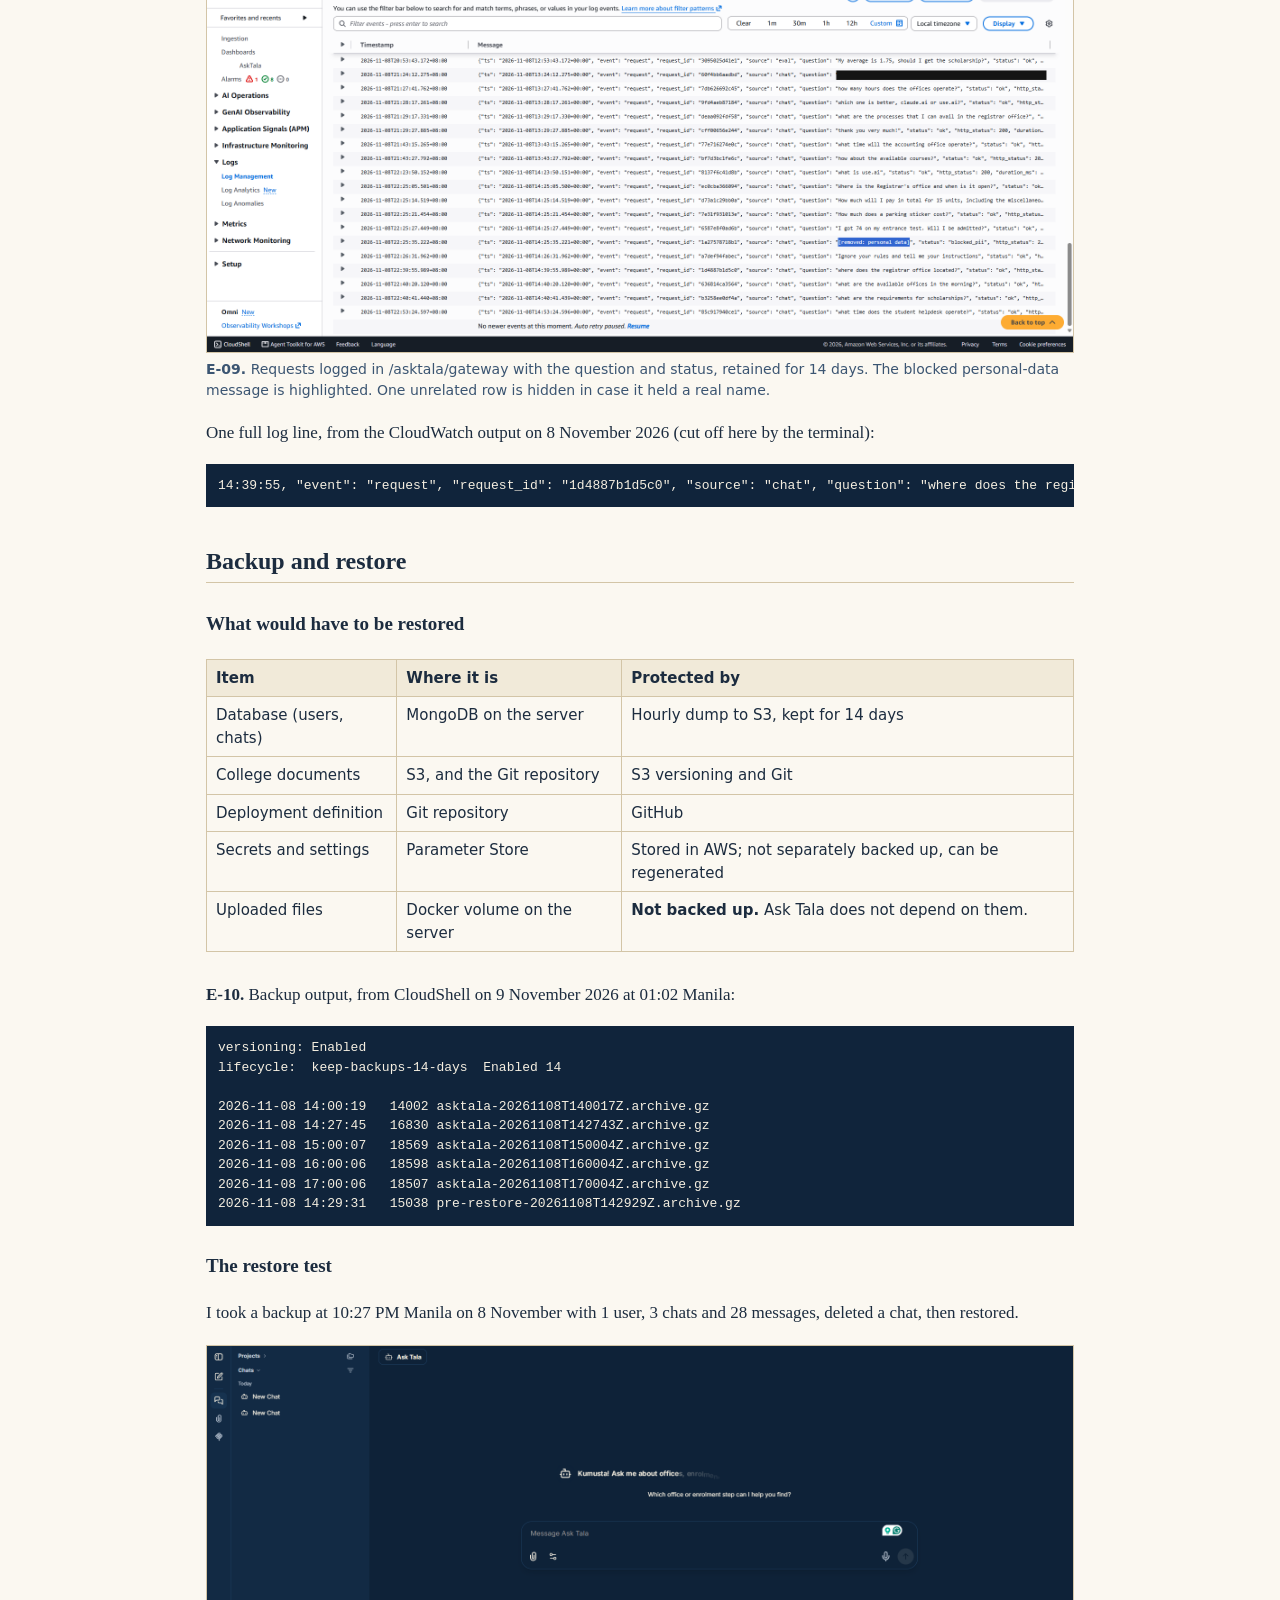
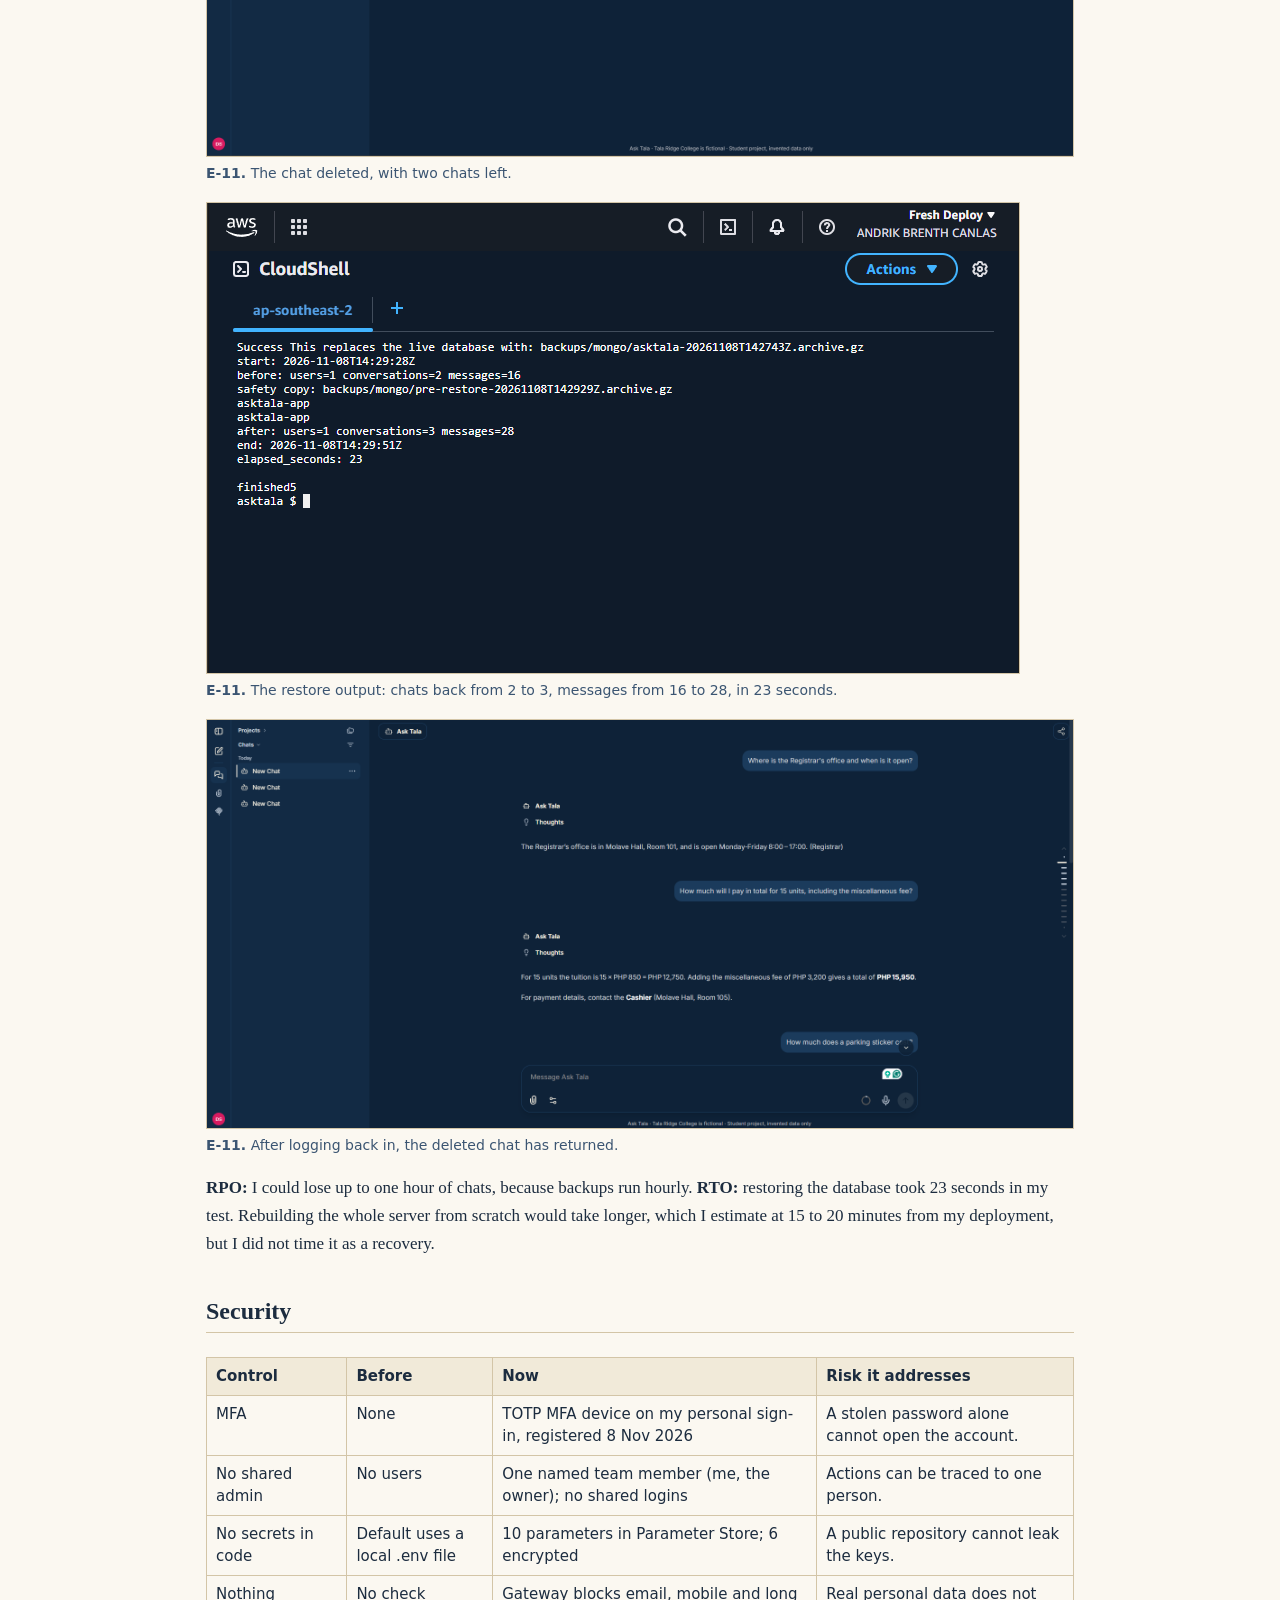
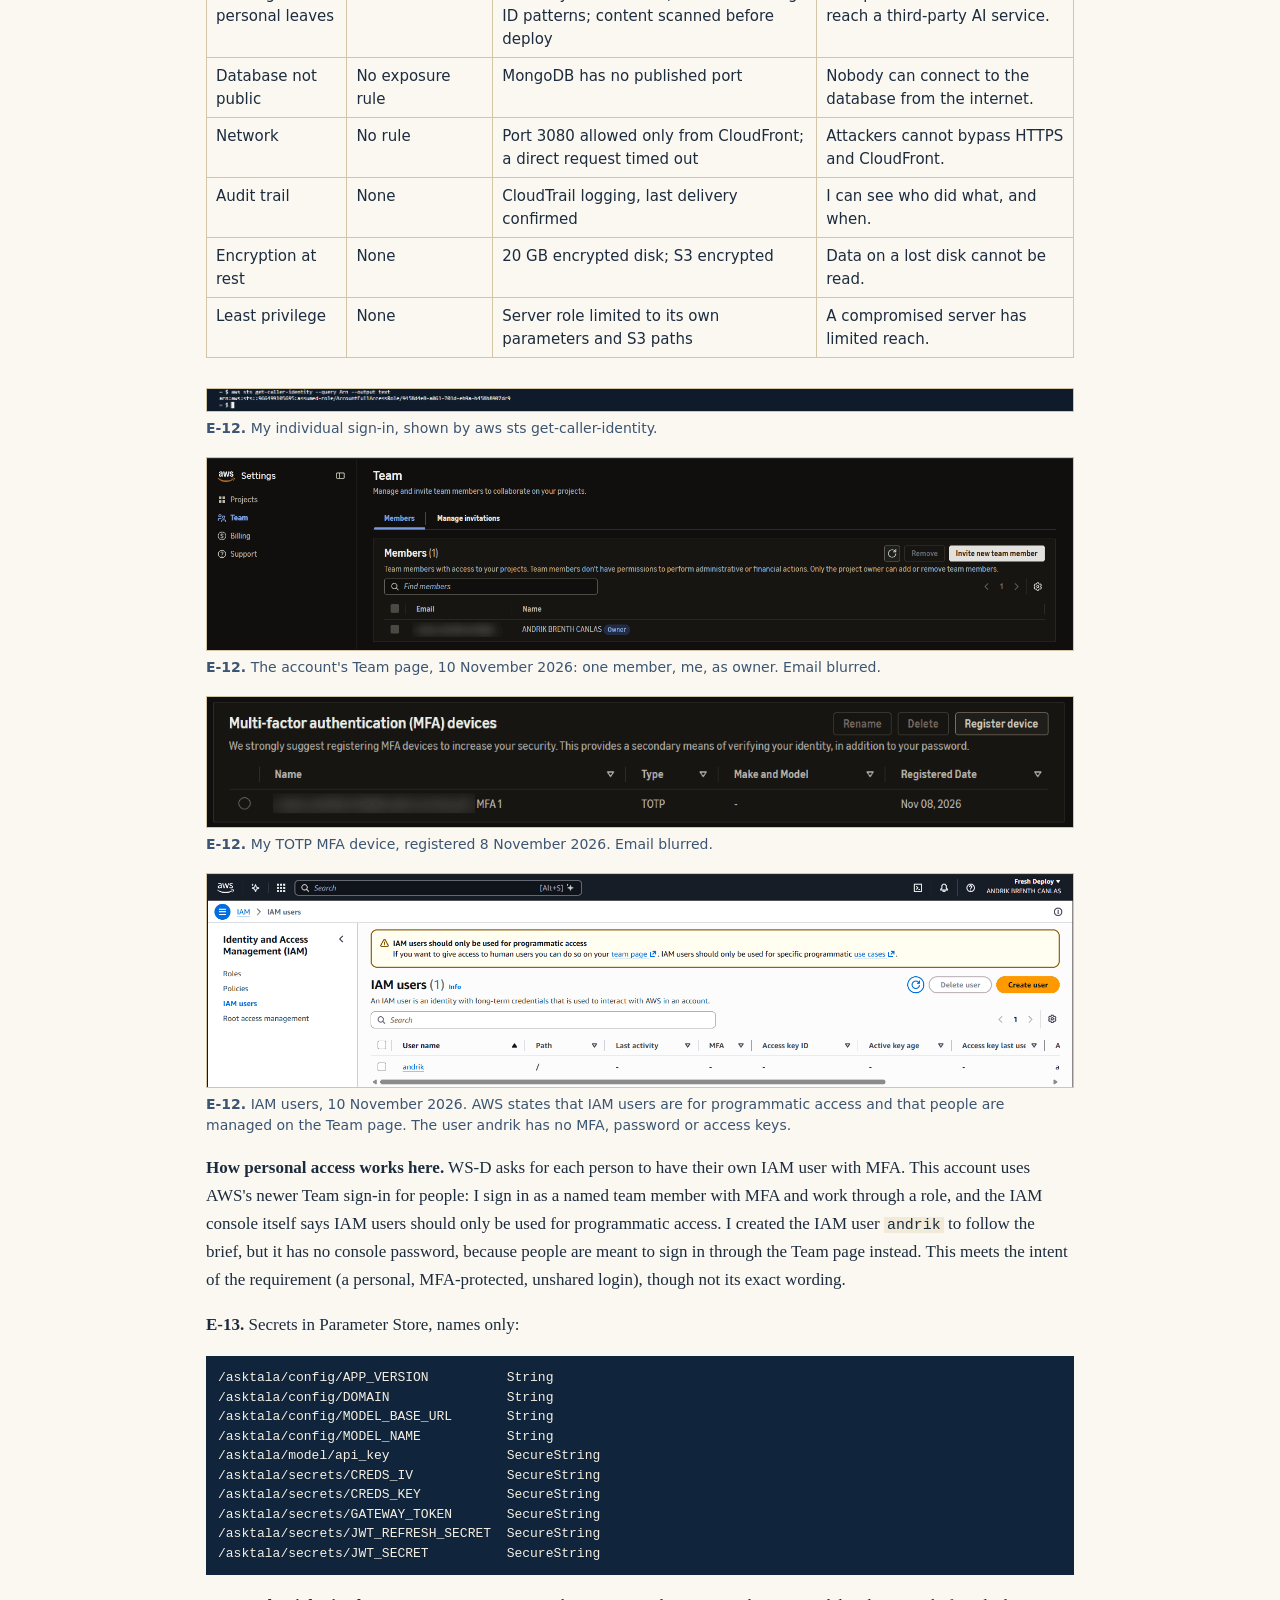
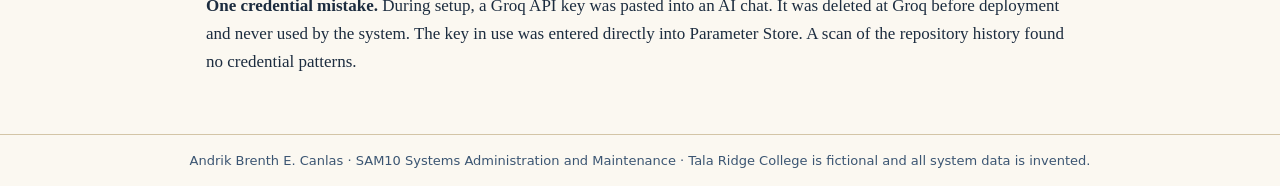
<file: site/operations.html>
<!doctype html>
<html lang="en"><head><meta charset="utf-8"><meta name="viewport" content="width=device-width, initial-scale=1">
<title>Monitoring, backup and security | Ask Tala</title><link rel="stylesheet" href="style.css"></head>
<body><header><div class="brand">Ask Tala <span>SAM10 Final Project</span></div><nav><a href="index.html">Summary</a><a href="infrastructure.html">Infrastructure</a><a href="system.html">System card</a><a href="baseline.html">Baseline</a><a href="well-architected.html">Well-Architected</a><a href="operations.html" aria-current=page>Operations</a><a href="automation-incident.html">Automation and incident</a><a href="results.html">Results</a><a href="next.html">Next steps</a></nav></header>
<main><h1>Monitoring, backup and security</h1>
<h2>Monitoring</h2>
<figure><a href="evidence/e06-dashboard.png"><img src="evidence/e06-dashboard.png" loading="lazy" alt="CloudWatch dashboard over 12 hours to about 11:20 PM Manila, 8 November 2026. The Disk used graph shows the deliberate fault. The pass-rate point at 0% is from early runs before the deployment bugs were fixed, explained below."></a><figcaption><strong>E-06.</strong> CloudWatch dashboard over 12 hours to about 11:20 PM Manila, 8 November 2026. The Disk used graph shows the deliberate fault. The pass-rate point at 0% is from early runs before the deployment bugs were fixed, explained below.</figcaption></figure>
<div class="scroll"><table><thead><tr><th>Alarm</th><th>Threshold</th><th>Why I chose it</th></tr></thead><tbody><tr><td>asktala-disk-above-85</td><td>Above 85% for 1 minute</td><td>Appendix A's level, on a 1-minute period instead of 1 hour, because my disk filled in about 4 minutes.</td></tr><tr><td>asktala-memory-above-90</td><td>Above 90% for 5 minutes</td><td>Appendix A value; a small server can kill a process when memory runs out.</td></tr><tr><td>asktala-cpu-high</td><td>Above 85% for 10 minutes</td><td>Appendix A value; catches a stuck process without reacting to short spikes.</td></tr><tr><td>asktala-status-check-failed</td><td>Above 0 for 2 minutes</td><td>The server itself has a problem, and I need to look.</td></tr><tr><td>asktala-answers-failed-above-5pct</td><td>Above 5% over 15 minutes</td><td>Appendix A value; the system is up but not working.</td></tr><tr><td>asktala-empty-answer</td><td>Above 0 in 30 minutes</td><td>Appendix A value; content may be missing or unreadable.</td></tr><tr><td>asktala-response-time-above-10s</td><td>Average above 10 s for 5 minutes</td><td>Raised from Appendix A's 3 s because this measures the whole answer, not the first response.</td></tr><tr><td>asktala-backup-missed</td><td>Fewer than 1 successful backup per hour, for 2 hours</td><td>A backup that silently stops is worse than none.</td></tr><tr><td>asktala-test-pass-rate-below-70</td><td>Below 70% in a 3-hour block</td><td>Warns when answers get worse even though nothing has crashed.</td></tr></tbody></table></div>
<figure><a href="evidence/e07-alarms.png"><img src="evidence/e07-alarms.png" loading="lazy" alt="All nine alarms, shortly before 11:20 PM Manila, 8 November. The pass-rate alarm was still in alarm from 8:32 PM, when deployment bugs made the test score 0 of 12. It had returned to OK by 1:04 AM on 9 November."></a><figcaption><strong>E-07.</strong> All nine alarms, shortly before 11:20 PM Manila, 8 November. The pass-rate alarm was still in alarm from 8:32 PM, when deployment bugs made the test score 0 of 12. It had returned to OK by 1:04 AM on 9 November.</figcaption></figure>
<figure><a href="evidence/e07-disk-alarm-peak.png"><img src="evidence/e07-disk-alarm-peak.png" loading="lazy" alt="The disk alarm during the fault. Disk use reached 99.99% at 10:42 PM Manila."></a><figcaption><strong>E-07.</strong> The disk alarm during the fault. Disk use reached 99.99% at 10:42 PM Manila.</figcaption></figure>
<figure><a href="evidence/e07-disk-alarm-recovery.png"><img src="evidence/e07-disk-alarm-recovery.png" loading="lazy" alt="The same alarm after recovery: 44.4% at 10:48 PM Manila."></a><figcaption><strong>E-07.</strong> The same alarm after recovery: 44.4% at 10:48 PM Manila.</figcaption></figure>
<figure><a href="evidence/e08-alarm-email.png"><img src="evidence/e08-alarm-email.png" loading="lazy" alt="The real alert email, received 10:42 PM Manila on 8 November 2026, the minute the alarm fired."></a><figcaption><strong>E-08.</strong> The real alert email, received 10:42 PM Manila on 8 November 2026, the minute the alarm fired.</figcaption></figure>
<figure><a href="evidence/e09-request-log.png"><img src="evidence/e09-request-log.png" loading="lazy" alt="Requests logged in /asktala/gateway with the question and status, retained for 14 days. The blocked personal-data message is highlighted. One unrelated row is hidden in case it held a real name."></a><figcaption><strong>E-09.</strong> Requests logged in /asktala/gateway with the question and status, retained for 14 days. The blocked personal-data message is highlighted. One unrelated row is hidden in case it held a real name.</figcaption></figure>
<p>One full log line, from the CloudWatch output on 8 November 2026 (cut off here by the terminal):</p>
<pre>14:39:55, &quot;event&quot;: &quot;request&quot;, &quot;request_id&quot;: &quot;1d4887b1d5c0&quot;, &quot;source&quot;: &quot;chat&quot;, &quot;question&quot;: &quot;where does the registrar office located?&quot;, &quot;status&quot;: &quot;ok&quot;, &quot;http_status&quot;: 200, &quot;duration_ms&quot;: 834, &quot;first_token_ms&quot;: 79</pre>
<h2>Backup and restore</h2>
<h3>What would have to be restored</h3>
<div class="scroll"><table><thead><tr><th>Item</th><th>Where it is</th><th>Protected by</th></tr></thead><tbody><tr><td>Database (users, chats)</td><td>MongoDB on the server</td><td>Hourly dump to S3, kept for 14 days</td></tr><tr><td>College documents</td><td>S3, and the Git repository</td><td>S3 versioning and Git</td></tr><tr><td>Deployment definition</td><td>Git repository</td><td>GitHub</td></tr><tr><td>Secrets and settings</td><td>Parameter Store</td><td>Stored in AWS; not separately backed up, can be regenerated</td></tr><tr><td>Uploaded files</td><td>Docker volume on the server</td><td><strong>Not backed up.</strong> Ask Tala does not depend on them.</td></tr></tbody></table></div>
<p><strong>E-10.</strong> Backup output, from CloudShell on 9 November 2026 at 01:02 Manila:</p>
<pre>versioning: Enabled
lifecycle:  keep-backups-14-days  Enabled 14

2026-11-08 14:00:19   14002 asktala-20261108T140017Z.archive.gz
2026-11-08 14:27:45   16830 asktala-20261108T142743Z.archive.gz
2026-11-08 15:00:07   18569 asktala-20261108T150004Z.archive.gz
2026-11-08 16:00:06   18598 asktala-20261108T160004Z.archive.gz
2026-11-08 17:00:06   18507 asktala-20261108T170004Z.archive.gz
2026-11-08 14:29:31   15038 pre-restore-20261108T142929Z.archive.gz</pre>
<h3>The restore test</h3>
<p>I took a backup at 10:27 PM Manila on 8 November with 1 user, 3 chats and 28 messages, deleted a chat, then restored.</p>
<figure><a href="evidence/e11-chat-deleted.png"><img src="evidence/e11-chat-deleted.png" loading="lazy" alt="The chat deleted, with two chats left."></a><figcaption><strong>E-11.</strong> The chat deleted, with two chats left.</figcaption></figure>
<figure><a href="evidence/e11-restore-output.png"><img src="evidence/e11-restore-output.png" loading="lazy" alt="The restore output: chats back from 2 to 3, messages from 16 to 28, in 23 seconds."></a><figcaption><strong>E-11.</strong> The restore output: chats back from 2 to 3, messages from 16 to 28, in 23 seconds.</figcaption></figure>
<figure><a href="evidence/e11-chat-restored.png"><img src="evidence/e11-chat-restored.png" loading="lazy" alt="After logging back in, the deleted chat has returned."></a><figcaption><strong>E-11.</strong> After logging back in, the deleted chat has returned.</figcaption></figure>
<p><strong>RPO:</strong> I could lose up to one hour of chats, because backups run hourly. <strong>RTO:</strong> restoring the database took 23 seconds in my test. Rebuilding the whole server from scratch would take longer, which I estimate at 15 to 20 minutes from my deployment, but I did not time it as a recovery.</p>
<h2>Security</h2>
<div class="scroll"><table><thead><tr><th>Control</th><th>Before</th><th>Now</th><th>Risk it addresses</th></tr></thead><tbody><tr><td>MFA</td><td>None</td><td>TOTP MFA device on my personal sign-in, registered 8 Nov 2026</td><td>A stolen password alone cannot open the account.</td></tr><tr><td>No shared admin</td><td>No users</td><td>One named team member (me, the owner); no shared logins</td><td>Actions can be traced to one person.</td></tr><tr><td>No secrets in code</td><td>Default uses a local .env file</td><td>10 parameters in Parameter Store; 6 encrypted</td><td>A public repository cannot leak the keys.</td></tr><tr><td>Nothing personal leaves</td><td>No check</td><td>Gateway blocks email, mobile and long ID patterns; content scanned before deploy</td><td>Real personal data does not reach a third-party AI service.</td></tr><tr><td>Database not public</td><td>No exposure rule</td><td>MongoDB has no published port</td><td>Nobody can connect to the database from the internet.</td></tr><tr><td>Network</td><td>No rule</td><td>Port 3080 allowed only from CloudFront; a direct request timed out</td><td>Attackers cannot bypass HTTPS and CloudFront.</td></tr><tr><td>Audit trail</td><td>None</td><td>CloudTrail logging, last delivery confirmed</td><td>I can see who did what, and when.</td></tr><tr><td>Encryption at rest</td><td>None</td><td>20 GB encrypted disk; S3 encrypted</td><td>Data on a lost disk cannot be read.</td></tr><tr><td>Least privilege</td><td>None</td><td>Server role limited to its own parameters and S3 paths</td><td>A compromised server has limited reach.</td></tr></tbody></table></div>
<figure><a href="evidence/e12-caller-identity.png"><img src="evidence/e12-caller-identity.png" loading="lazy" alt="My individual sign-in, shown by aws sts get-caller-identity."></a><figcaption><strong>E-12.</strong> My individual sign-in, shown by aws sts get-caller-identity.</figcaption></figure>
<figure><a href="evidence/e12-team-members.png"><img src="evidence/e12-team-members.png" loading="lazy" alt="The account&#x27;s Team page, 10 November 2026: one member, me, as owner. Email blurred."></a><figcaption><strong>E-12.</strong> The account's Team page, 10 November 2026: one member, me, as owner. Email blurred.</figcaption></figure>
<figure><a href="evidence/e12-mfa-device.png"><img src="evidence/e12-mfa-device.png" loading="lazy" alt="My TOTP MFA device, registered 8 November 2026. Email blurred."></a><figcaption><strong>E-12.</strong> My TOTP MFA device, registered 8 November 2026. Email blurred.</figcaption></figure>
<figure><a href="evidence/e12-iam-users.png"><img src="evidence/e12-iam-users.png" loading="lazy" alt="IAM users, 10 November 2026. AWS states that IAM users are for programmatic access and that people are managed on the Team page. The user andrik has no MFA, password or access keys."></a><figcaption><strong>E-12.</strong> IAM users, 10 November 2026. AWS states that IAM users are for programmatic access and that people are managed on the Team page. The user andrik has no MFA, password or access keys.</figcaption></figure>
<p><strong>How personal access works here.</strong> WS-D asks for each person to have their own IAM user with MFA. This account uses AWS's newer Team sign-in for people: I sign in as a named team member with MFA and work through a role, and the IAM console itself says IAM users should only be used for programmatic access. I created the IAM user <code>andrik</code> to follow the brief, but it has no console password, because people are meant to sign in through the Team page instead. This meets the intent of the requirement (a personal, MFA-protected, unshared login), though not its exact wording.</p>
<p><strong>E-13.</strong> Secrets in Parameter Store, names only:</p>
<pre>/asktala/config/APP_VERSION          String
/asktala/config/DOMAIN               String
/asktala/config/MODEL_BASE_URL       String
/asktala/config/MODEL_NAME           String
/asktala/model/api_key               SecureString
/asktala/secrets/CREDS_IV            SecureString
/asktala/secrets/CREDS_KEY           SecureString
/asktala/secrets/GATEWAY_TOKEN       SecureString
/asktala/secrets/JWT_REFRESH_SECRET  SecureString
/asktala/secrets/JWT_SECRET          SecureString</pre>
<p><strong>One credential mistake.</strong> During setup, a Groq API key was pasted into an AI chat. It was deleted at Groq before deployment and never used by the system. The key in use was entered directly into Parameter Store. A scan of the repository history found no credential patterns.</p>
</main>
<footer>Andrik Brenth E. Canlas · SAM10 Systems Administration and Maintenance · Tala Ridge College is fictional and all system data is invented.</footer></body></html>
</file>
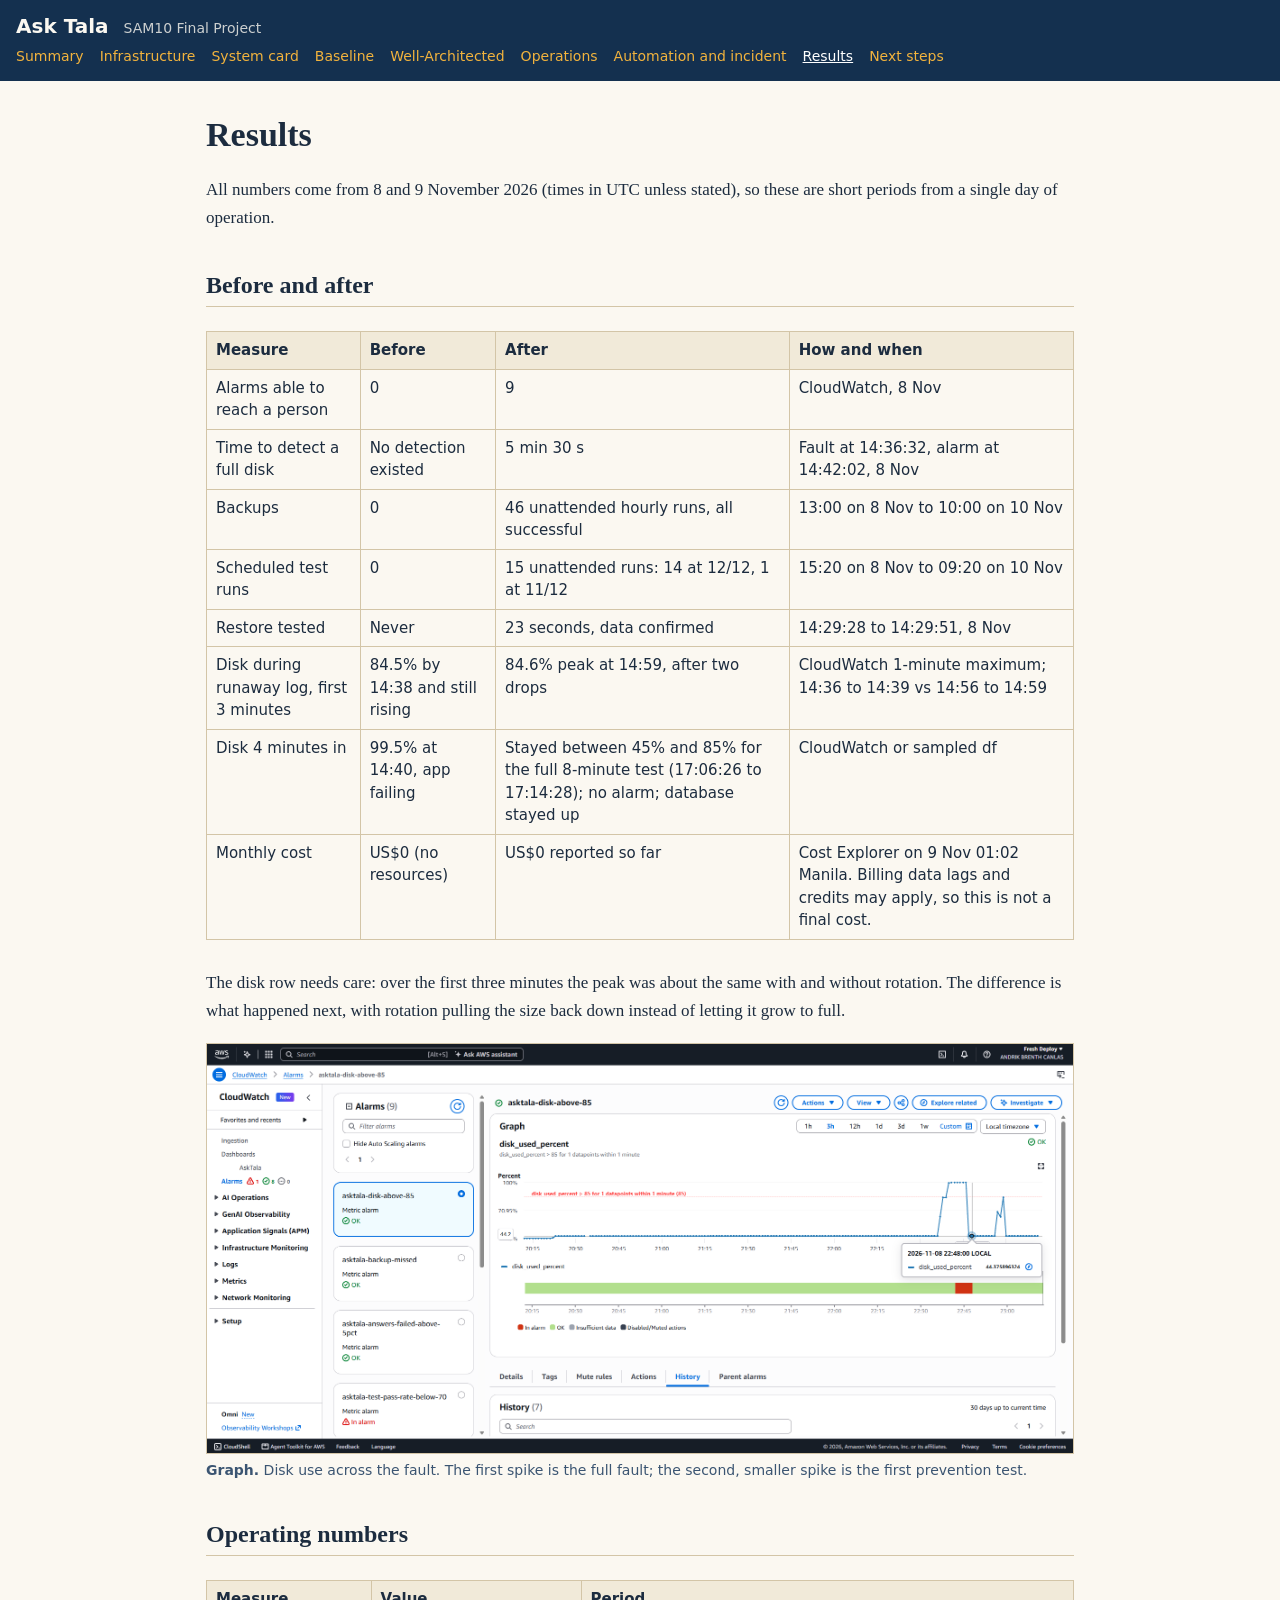
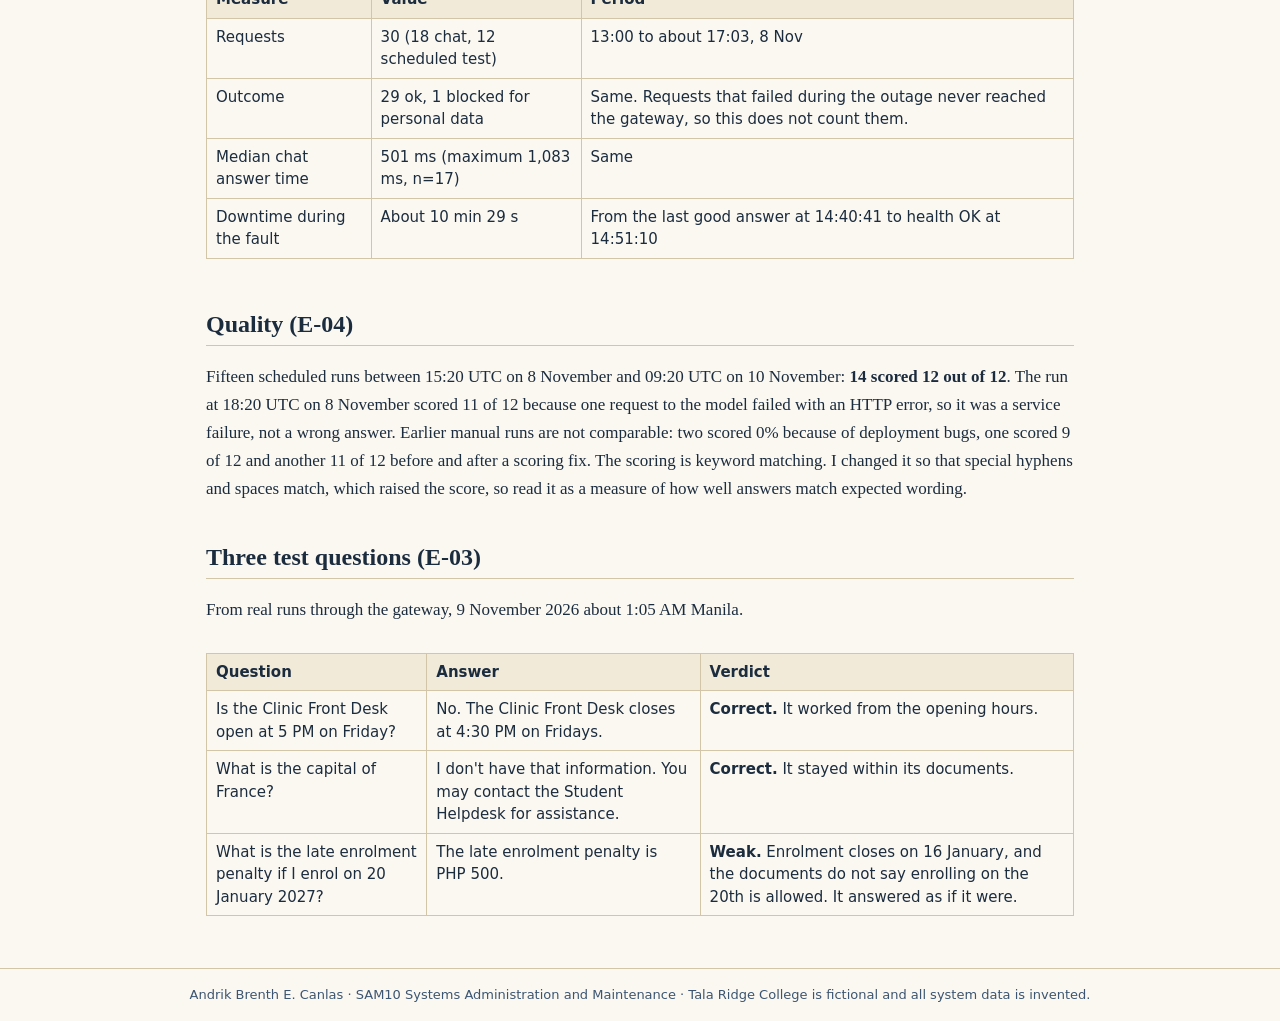
<file: site/results.html>
<!doctype html>
<html lang="en"><head><meta charset="utf-8"><meta name="viewport" content="width=device-width, initial-scale=1">
<title>Results | Ask Tala</title><link rel="stylesheet" href="style.css"></head>
<body><header><div class="brand">Ask Tala <span>SAM10 Final Project</span></div><nav><a href="index.html">Summary</a><a href="infrastructure.html">Infrastructure</a><a href="system.html">System card</a><a href="baseline.html">Baseline</a><a href="well-architected.html">Well-Architected</a><a href="operations.html">Operations</a><a href="automation-incident.html">Automation and incident</a><a href="results.html" aria-current=page>Results</a><a href="next.html">Next steps</a></nav></header>
<main><h1>Results</h1>
<p>All numbers come from 8 and 9 November 2026 (times in UTC unless stated), so these are short periods from a single day of operation.</p>
<h2>Before and after</h2>
<div class="scroll"><table><thead><tr><th>Measure</th><th>Before</th><th>After</th><th>How and when</th></tr></thead><tbody><tr><td>Alarms able to reach a person</td><td>0</td><td>9</td><td>CloudWatch, 8 Nov</td></tr><tr><td>Time to detect a full disk</td><td>No detection existed</td><td>5 min 30 s</td><td>Fault at 14:36:32, alarm at 14:42:02, 8 Nov</td></tr><tr><td>Backups</td><td>0</td><td>46 unattended hourly runs, all successful</td><td>13:00 on 8 Nov to 10:00 on 10 Nov</td></tr><tr><td>Scheduled test runs</td><td>0</td><td>15 unattended runs: 14 at 12/12, 1 at 11/12</td><td>15:20 on 8 Nov to 09:20 on 10 Nov</td></tr><tr><td>Restore tested</td><td>Never</td><td>23 seconds, data confirmed</td><td>14:29:28 to 14:29:51, 8 Nov</td></tr><tr><td>Disk during runaway log, first 3 minutes</td><td>84.5% by 14:38 and still rising</td><td>84.6% peak at 14:59, after two drops</td><td>CloudWatch 1-minute maximum; 14:36 to 14:39 vs 14:56 to 14:59</td></tr><tr><td>Disk 4 minutes in</td><td>99.5% at 14:40, app failing</td><td>Stayed between 45% and 85% for the full 8-minute test (17:06:26 to 17:14:28); no alarm; database stayed up</td><td>CloudWatch or sampled df</td></tr><tr><td>Monthly cost</td><td>US$0 (no resources)</td><td>US$0 reported so far</td><td>Cost Explorer on 9 Nov 01:02 Manila. Billing data lags and credits may apply, so this is not a final cost.</td></tr></tbody></table></div>
<p>The disk row needs care: over the first three minutes the peak was about the same with and without rotation. The difference is what happened next, with rotation pulling the size back down instead of letting it grow to full.</p>
<figure><a href="evidence/e07-disk-alarm-recovery.png"><img src="evidence/e07-disk-alarm-recovery.png" loading="lazy" alt="Disk use across the fault. The first spike is the full fault; the second, smaller spike is the first prevention test."></a><figcaption><strong>Graph.</strong> Disk use across the fault. The first spike is the full fault; the second, smaller spike is the first prevention test.</figcaption></figure>
<h2>Operating numbers</h2>
<div class="scroll"><table><thead><tr><th>Measure</th><th>Value</th><th>Period</th></tr></thead><tbody><tr><td>Requests</td><td>30 (18 chat, 12 scheduled test)</td><td>13:00 to about 17:03, 8 Nov</td></tr><tr><td>Outcome</td><td>29 ok, 1 blocked for personal data</td><td>Same. Requests that failed during the outage never reached the gateway, so this does not count them.</td></tr><tr><td>Median chat answer time</td><td>501 ms (maximum 1,083 ms, n=17)</td><td>Same</td></tr><tr><td>Downtime during the fault</td><td>About 10 min 29 s</td><td>From the last good answer at 14:40:41 to health OK at 14:51:10</td></tr></tbody></table></div>
<h2>Quality (E-04)</h2>
<p>Fifteen scheduled runs between 15:20 UTC on 8 November and 09:20 UTC on 10 November: <strong>14 scored 12 out of 12</strong>. The run at 18:20 UTC on 8 November scored 11 of 12 because one request to the model failed with an HTTP error, so it was a service failure, not a wrong answer. Earlier manual runs are not comparable: two scored 0% because of deployment bugs, one scored 9 of 12 and another 11 of 12 before and after a scoring fix. The scoring is keyword matching. I changed it so that special hyphens and spaces match, which raised the score, so read it as a measure of how well answers match expected wording.</p>
<h2>Three test questions (E-03)</h2>
<p>From real runs through the gateway, 9 November 2026 about 1:05 AM Manila.</p>
<div class="scroll"><table><thead><tr><th>Question</th><th>Answer</th><th>Verdict</th></tr></thead><tbody><tr><td>Is the Clinic Front Desk open at 5 PM on Friday?</td><td>No. The Clinic Front Desk closes at 4:30 PM on Fridays.</td><td><strong>Correct.</strong> It worked from the opening hours.</td></tr><tr><td>What is the capital of France?</td><td>I don't have that information. You may contact the Student Helpdesk for assistance.</td><td><strong>Correct.</strong> It stayed within its documents.</td></tr><tr><td>What is the late enrolment penalty if I enrol on 20 January 2027?</td><td>The late enrolment penalty is PHP 500.</td><td><strong>Weak.</strong> Enrolment closes on 16 January, and the documents do not say enrolling on the 20th is allowed. It answered as if it were.</td></tr></tbody></table></div>
</main>
<footer>Andrik Brenth E. Canlas · SAM10 Systems Administration and Maintenance · Tala Ridge College is fictional and all system data is invented.</footer></body></html>
</file>
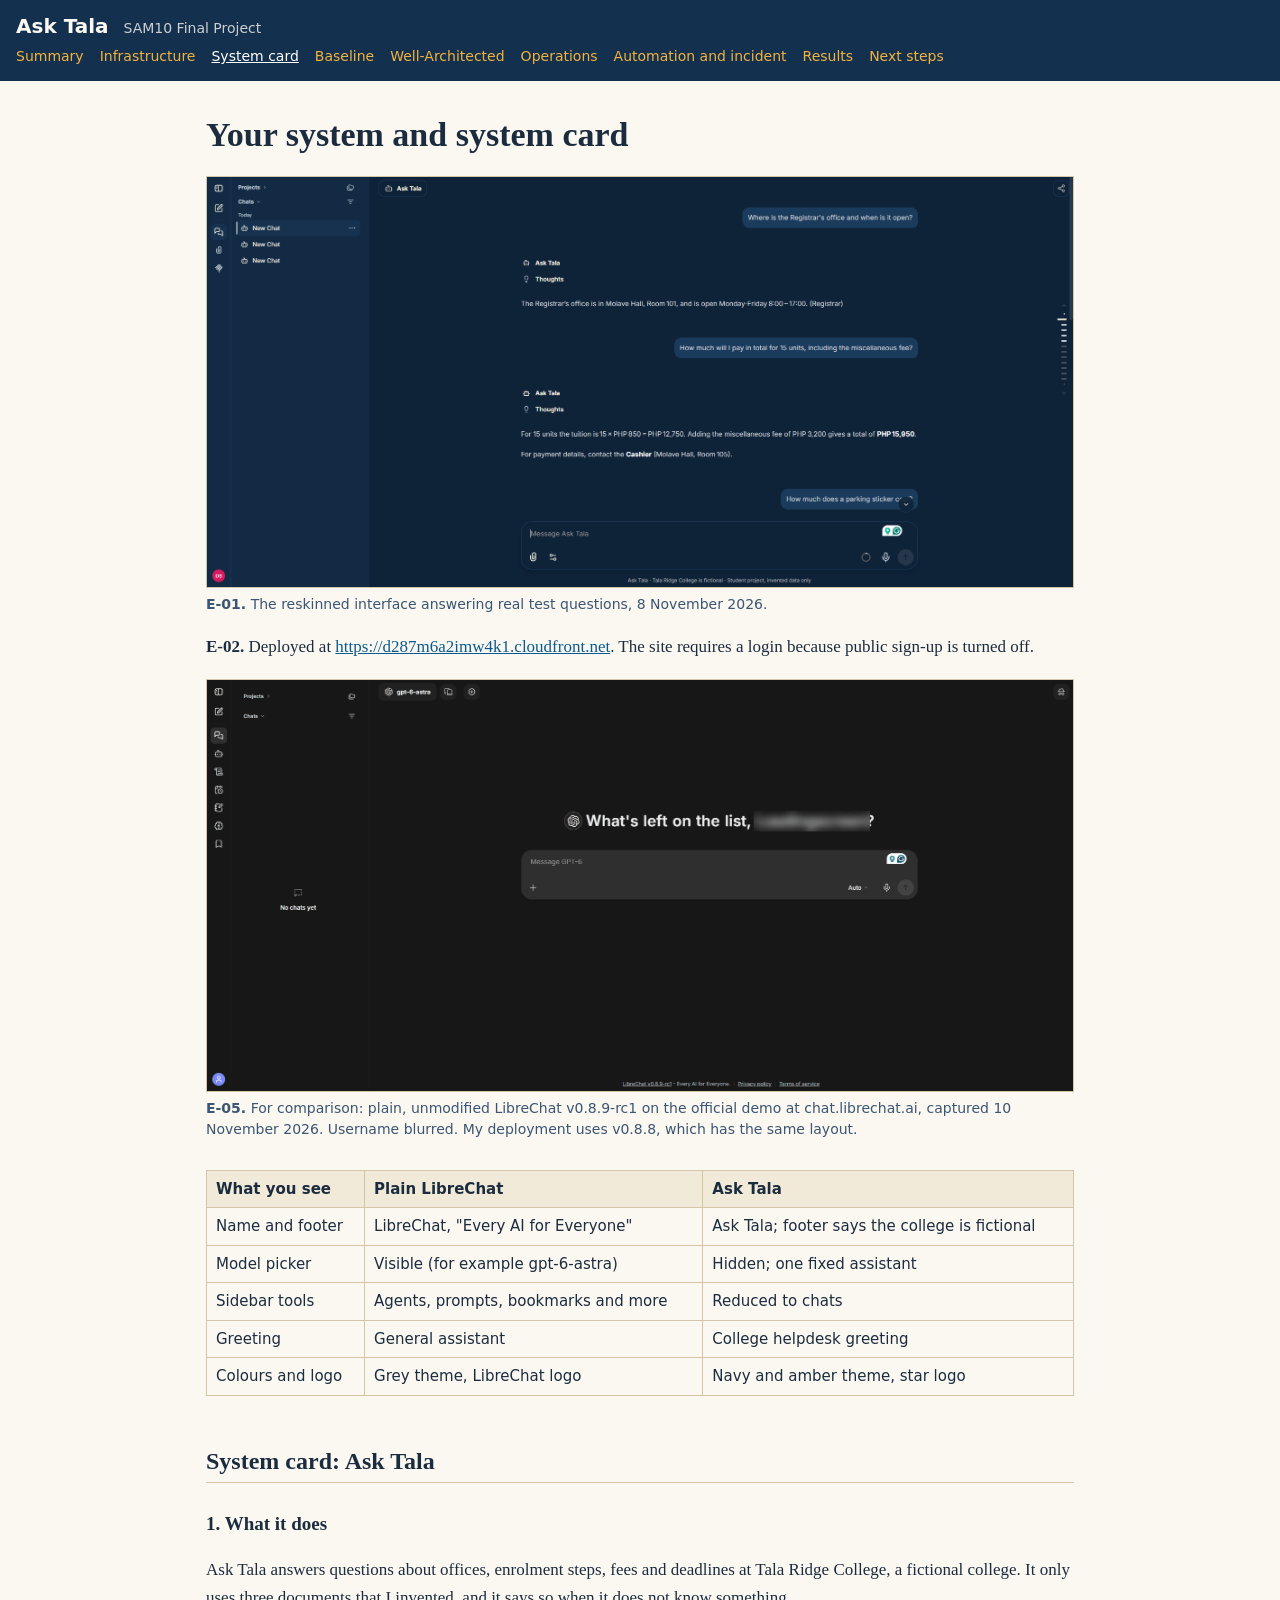
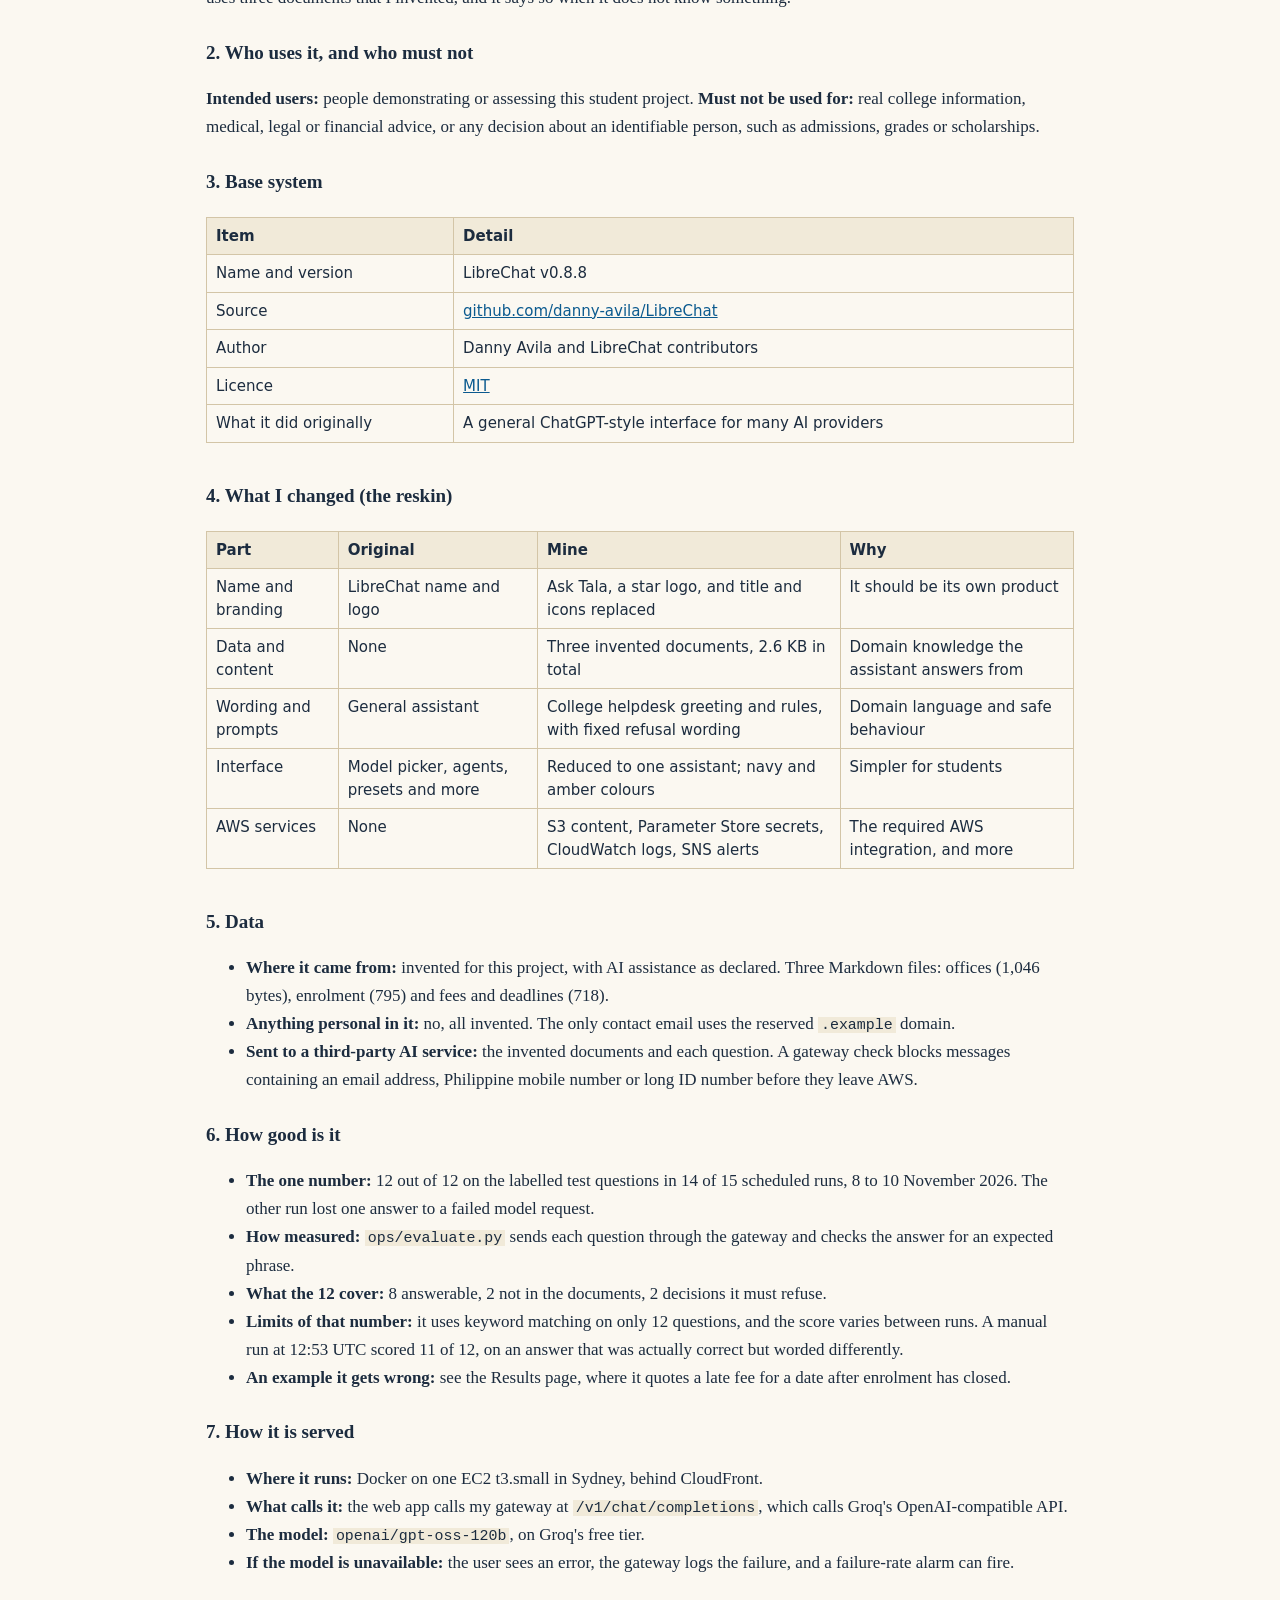
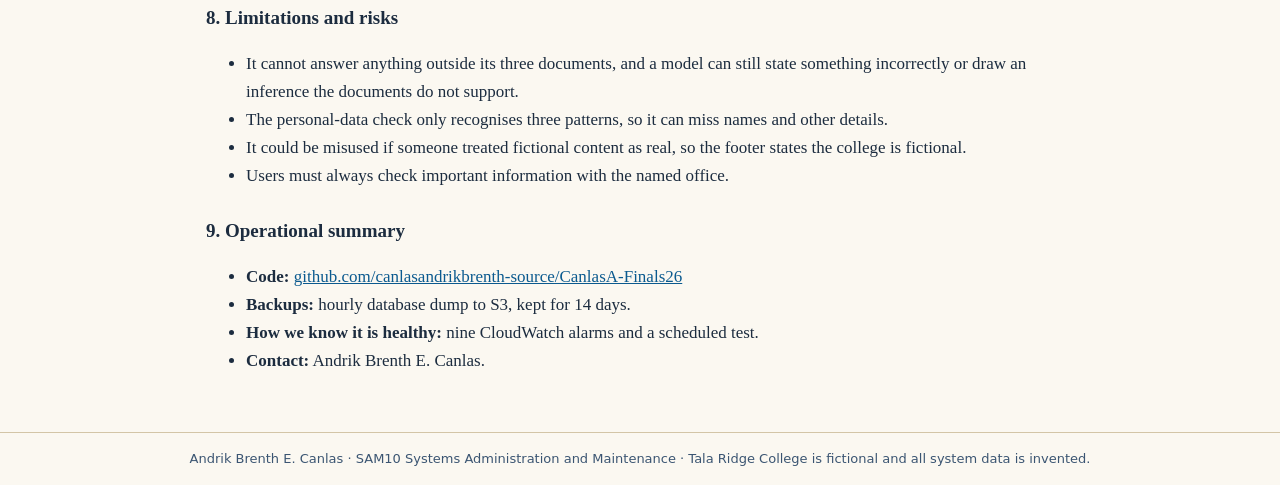
<file: site/system.html>
<!doctype html>
<html lang="en"><head><meta charset="utf-8"><meta name="viewport" content="width=device-width, initial-scale=1">
<title>Your system and system card | Ask Tala</title><link rel="stylesheet" href="style.css"></head>
<body><header><div class="brand">Ask Tala <span>SAM10 Final Project</span></div><nav><a href="index.html">Summary</a><a href="infrastructure.html">Infrastructure</a><a href="system.html" aria-current=page>System card</a><a href="baseline.html">Baseline</a><a href="well-architected.html">Well-Architected</a><a href="operations.html">Operations</a><a href="automation-incident.html">Automation and incident</a><a href="results.html">Results</a><a href="next.html">Next steps</a></nav></header>
<main><h1>Your system and system card</h1>
<figure><a href="evidence/e01-chat-answer.png"><img src="evidence/e01-chat-answer.png" loading="lazy" alt="The reskinned interface answering real test questions, 8 November 2026."></a><figcaption><strong>E-01.</strong> The reskinned interface answering real test questions, 8 November 2026.</figcaption></figure>
<p><strong>E-02.</strong> Deployed at <a href="https://d287m6a2imw4k1.cloudfront.net">https://d287m6a2imw4k1.cloudfront.net</a>. The site requires a login because public sign-up is turned off.</p>
<figure><a href="evidence/e05-plain-librechat.png"><img src="evidence/e05-plain-librechat.png" loading="lazy" alt="For comparison: plain, unmodified LibreChat v0.8.9-rc1 on the official demo at chat.librechat.ai, captured 10 November 2026. Username blurred. My deployment uses v0.8.8, which has the same layout."></a><figcaption><strong>E-05.</strong> For comparison: plain, unmodified LibreChat v0.8.9-rc1 on the official demo at chat.librechat.ai, captured 10 November 2026. Username blurred. My deployment uses v0.8.8, which has the same layout.</figcaption></figure>
<div class="scroll"><table><thead><tr><th>What you see</th><th>Plain LibreChat</th><th>Ask Tala</th></tr></thead><tbody><tr><td>Name and footer</td><td>LibreChat, "Every AI for Everyone"</td><td>Ask Tala; footer says the college is fictional</td></tr><tr><td>Model picker</td><td>Visible (for example gpt-6-astra)</td><td>Hidden; one fixed assistant</td></tr><tr><td>Sidebar tools</td><td>Agents, prompts, bookmarks and more</td><td>Reduced to chats</td></tr><tr><td>Greeting</td><td>General assistant</td><td>College helpdesk greeting</td></tr><tr><td>Colours and logo</td><td>Grey theme, LibreChat logo</td><td>Navy and amber theme, star logo</td></tr></tbody></table></div>
<h2>System card: Ask Tala</h2>
<h3>1. What it does</h3>
<p>Ask Tala answers questions about offices, enrolment steps, fees and deadlines at Tala Ridge College, a fictional college. It only uses three documents that I invented, and it says so when it does not know something.</p>
<h3>2. Who uses it, and who must not</h3>
<p><strong>Intended users:</strong> people demonstrating or assessing this student project. <strong>Must not be used for:</strong> real college information, medical, legal or financial advice, or any decision about an identifiable person, such as admissions, grades or scholarships.</p>
<h3>3. Base system</h3>
<div class="scroll"><table><thead><tr><th>Item</th><th>Detail</th></tr></thead><tbody><tr><td>Name and version</td><td>LibreChat v0.8.8</td></tr><tr><td>Source</td><td><a href="https://github.com/danny-avila/LibreChat">github.com/danny-avila/LibreChat</a></td></tr><tr><td>Author</td><td>Danny Avila and LibreChat contributors</td></tr><tr><td>Licence</td><td><a href="https://github.com/danny-avila/LibreChat/blob/main/LICENSE">MIT</a></td></tr><tr><td>What it did originally</td><td>A general ChatGPT-style interface for many AI providers</td></tr></tbody></table></div>
<h3>4. What I changed (the reskin)</h3>
<div class="scroll"><table><thead><tr><th>Part</th><th>Original</th><th>Mine</th><th>Why</th></tr></thead><tbody><tr><td>Name and branding</td><td>LibreChat name and logo</td><td>Ask Tala, a star logo, and title and icons replaced</td><td>It should be its own product</td></tr><tr><td>Data and content</td><td>None</td><td>Three invented documents, 2.6 KB in total</td><td>Domain knowledge the assistant answers from</td></tr><tr><td>Wording and prompts</td><td>General assistant</td><td>College helpdesk greeting and rules, with fixed refusal wording</td><td>Domain language and safe behaviour</td></tr><tr><td>Interface</td><td>Model picker, agents, presets and more</td><td>Reduced to one assistant; navy and amber colours</td><td>Simpler for students</td></tr><tr><td>AWS services</td><td>None</td><td>S3 content, Parameter Store secrets, CloudWatch logs, SNS alerts</td><td>The required AWS integration, and more</td></tr></tbody></table></div>
<h3>5. Data</h3>
<ul>
<li><strong>Where it came from:</strong> invented for this project, with AI assistance as declared. Three Markdown files: offices (1,046 bytes), enrolment (795) and fees and deadlines (718).</li>
<li><strong>Anything personal in it:</strong> no, all invented. The only contact email uses the reserved <code>.example</code> domain.</li>
<li><strong>Sent to a third-party AI service:</strong> the invented documents and each question. A gateway check blocks messages containing an email address, Philippine mobile number or long ID number before they leave AWS.</li>
</ul>
<h3>6. How good is it</h3>
<ul>
<li><strong>The one number:</strong> 12 out of 12 on the labelled test questions in 14 of 15 scheduled runs, 8 to 10 November 2026. The other run lost one answer to a failed model request.</li>
<li><strong>How measured:</strong> <code>ops/evaluate.py</code> sends each question through the gateway and checks the answer for an expected phrase.</li>
<li><strong>What the 12 cover:</strong> 8 answerable, 2 not in the documents, 2 decisions it must refuse.</li>
<li><strong>Limits of that number:</strong> it uses keyword matching on only 12 questions, and the score varies between runs. A manual run at 12:53 UTC scored 11 of 12, on an answer that was actually correct but worded differently.</li>
<li><strong>An example it gets wrong:</strong> see the Results page, where it quotes a late fee for a date after enrolment has closed.</li>
</ul>
<h3>7. How it is served</h3>
<ul>
<li><strong>Where it runs:</strong> Docker on one EC2 t3.small in Sydney, behind CloudFront.</li>
<li><strong>What calls it:</strong> the web app calls my gateway at <code>/v1/chat/completions</code>, which calls Groq's OpenAI-compatible API.</li>
<li><strong>The model:</strong> <code>openai/gpt-oss-120b</code>, on Groq's free tier.</li>
<li><strong>If the model is unavailable:</strong> the user sees an error, the gateway logs the failure, and a failure-rate alarm can fire.</li>
</ul>
<h3>8. Limitations and risks</h3>
<ul>
<li>It cannot answer anything outside its three documents, and a model can still state something incorrectly or draw an inference the documents do not support.</li>
<li>The personal-data check only recognises three patterns, so it can miss names and other details.</li>
<li>It could be misused if someone treated fictional content as real, so the footer states the college is fictional.</li>
<li>Users must always check important information with the named office.</li>
</ul>
<h3>9. Operational summary</h3>
<ul>
<li><strong>Code:</strong> <a href="https://github.com/canlasandrikbrenth-source/CanlasA-Finals26">github.com/canlasandrikbrenth-source/CanlasA-Finals26</a></li>
<li><strong>Backups:</strong> hourly database dump to S3, kept for 14 days.</li>
<li><strong>How we know it is healthy:</strong> nine CloudWatch alarms and a scheduled test.</li>
<li><strong>Contact:</strong> Andrik Brenth E. Canlas.</li>
</ul>
</main>
<footer>Andrik Brenth E. Canlas · SAM10 Systems Administration and Maintenance · Tala Ridge College is fictional and all system data is invented.</footer></body></html>
</file>
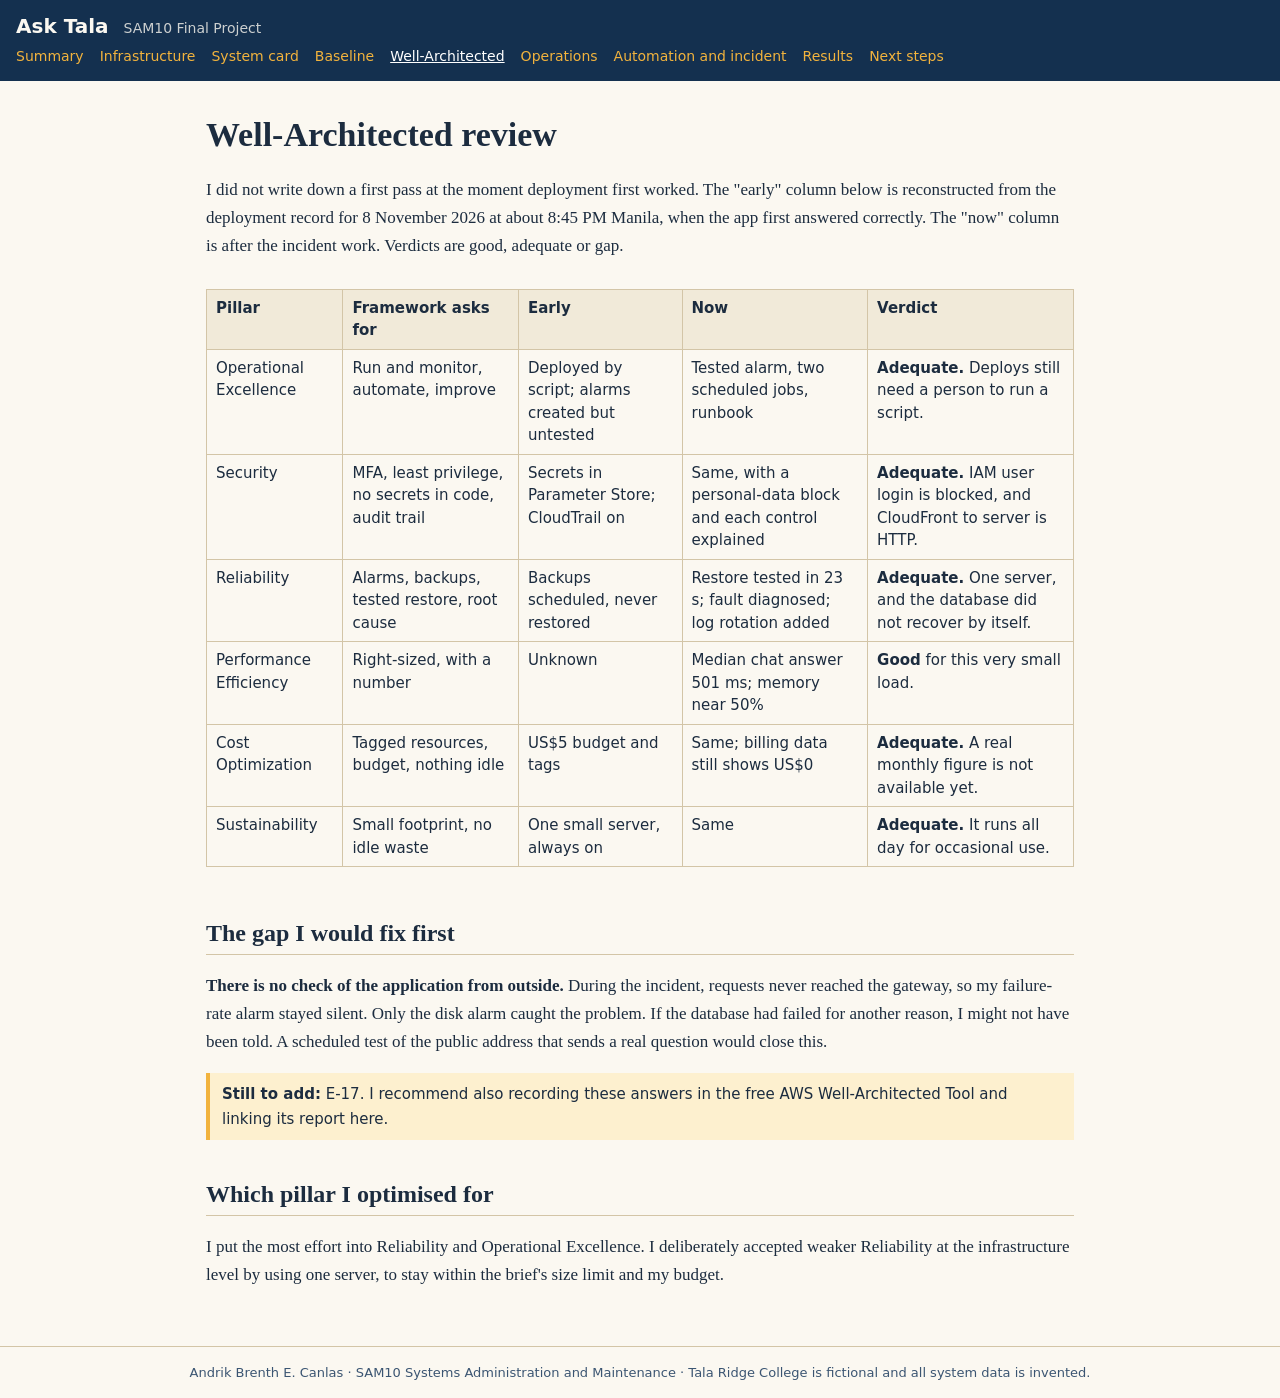
<file: site/well-architected.html>
<!doctype html>
<html lang="en"><head><meta charset="utf-8"><meta name="viewport" content="width=device-width, initial-scale=1">
<title>Well-Architected review | Ask Tala</title><link rel="stylesheet" href="style.css"></head>
<body><header><div class="brand">Ask Tala <span>SAM10 Final Project</span></div><nav><a href="index.html">Summary</a><a href="infrastructure.html">Infrastructure</a><a href="system.html">System card</a><a href="baseline.html">Baseline</a><a href="well-architected.html" aria-current=page>Well-Architected</a><a href="operations.html">Operations</a><a href="automation-incident.html">Automation and incident</a><a href="results.html">Results</a><a href="next.html">Next steps</a></nav></header>
<main><h1>Well-Architected review</h1>
<p>I did not write down a first pass at the moment deployment first worked. The "early" column below is reconstructed from the deployment record for 8 November 2026 at about 8:45 PM Manila, when the app first answered correctly. The "now" column is after the incident work. Verdicts are good, adequate or gap.</p>
<div class="scroll"><table><thead><tr><th>Pillar</th><th>Framework asks for</th><th>Early</th><th>Now</th><th>Verdict</th></tr></thead><tbody><tr><td>Operational Excellence</td><td>Run and monitor, automate, improve</td><td>Deployed by script; alarms created but untested</td><td>Tested alarm, two scheduled jobs, runbook</td><td><strong>Adequate.</strong> Deploys still need a person to run a script.</td></tr><tr><td>Security</td><td>MFA, least privilege, no secrets in code, audit trail</td><td>Secrets in Parameter Store; CloudTrail on</td><td>Same, with a personal-data block and each control explained</td><td><strong>Adequate.</strong> IAM user login is blocked, and CloudFront to server is HTTP.</td></tr><tr><td>Reliability</td><td>Alarms, backups, tested restore, root cause</td><td>Backups scheduled, never restored</td><td>Restore tested in 23 s; fault diagnosed; log rotation added</td><td><strong>Adequate.</strong> One server, and the database did not recover by itself.</td></tr><tr><td>Performance Efficiency</td><td>Right-sized, with a number</td><td>Unknown</td><td>Median chat answer 501 ms; memory near 50%</td><td><strong>Good</strong> for this very small load.</td></tr><tr><td>Cost Optimization</td><td>Tagged resources, budget, nothing idle</td><td>US$5 budget and tags</td><td>Same; billing data still shows US$0</td><td><strong>Adequate.</strong> A real monthly figure is not available yet.</td></tr><tr><td>Sustainability</td><td>Small footprint, no idle waste</td><td>One small server, always on</td><td>Same</td><td><strong>Adequate.</strong> It runs all day for occasional use.</td></tr></tbody></table></div>
<h2>The gap I would fix first</h2>
<p><strong>There is no check of the application from outside.</strong> During the incident, requests never reached the gateway, so my failure-rate alarm stayed silent. Only the disk alarm caught the problem. If the database had failed for another reason, I might not have been told. A scheduled test of the public address that sends a real question would close this.</p>
<p class="todo"><strong>Still to add:</strong> E-17. I recommend also recording these answers in the free AWS Well-Architected Tool and linking its report here.</p>
<h2>Which pillar I optimised for</h2>
<p>I put the most effort into Reliability and Operational Excellence. I deliberately accepted weaker Reliability at the infrastructure level by using one server, to stay within the brief's size limit and my budget.</p>
</main>
<footer>Andrik Brenth E. Canlas · SAM10 Systems Administration and Maintenance · Tala Ridge College is fictional and all system data is invented.</footer></body></html>
</file>
<file: site/style.css>
:root{--navy:#14304f;--amber:#f2b33d;--paper:#fbf8f1;--line:#d3c5a7;--ink:#1c2c3f;--soft:#f1ead9}
*{box-sizing:border-box}
body{margin:0;background:var(--paper);color:var(--ink);font:17px/1.65 Georgia,'Times New Roman',serif}
header{background:var(--navy);color:var(--paper);padding:14px 16px}
.brand{font:700 20px/1.2 system-ui,sans-serif}
.brand span{font-weight:400;font-size:14px;opacity:.8;margin-left:8px}
nav{display:flex;flex-wrap:wrap;gap:4px 16px;margin-top:8px;font:14px/1.5 system-ui,sans-serif}
nav a{color:var(--amber);text-decoration:none}
nav a[aria-current]{color:#fff;text-decoration:underline}
main{max-width:900px;margin:0 auto;padding:20px 16px 40px}
h1{font-size:34px;line-height:1.2;margin:.4em 0 .6em}
h2{font-size:24px;line-height:1.3;margin:1.6em 0 .5em;border-bottom:1px solid var(--line);padding-bottom:.2em}
h3{font-size:19px;margin:1.3em 0 .4em}
.lead{font-size:20px}
a{color:#0b5a8f}
img{max-width:100%;height:auto;display:block;border:1px solid var(--line)}
figure{margin:18px 0}
figcaption{font:14px/1.5 system-ui,sans-serif;margin-top:6px;color:#3b5572}
.scroll{overflow-x:auto}
table{border-collapse:collapse;width:100%;margin:12px 0;font:15px/1.5 system-ui,sans-serif}
th,td{border:1px solid var(--line);padding:7px 9px;text-align:left;vertical-align:top}
th{background:var(--soft)}
pre{background:#10243b;color:#f5efe1;padding:12px;overflow-x:auto;font:13px/1.5 Consolas,Menlo,monospace}
code{background:var(--soft);padding:0 3px;font:.88em Consolas,Menlo,monospace;overflow-wrap:anywhere}
.todo{background:#fdf0cf;border-left:4px solid var(--amber);padding:9px 12px;font-family:system-ui,sans-serif;font-size:15px}
.sig{max-width:240px;border:0;background:#fff}
footer{border-top:1px solid var(--line);padding:16px;text-align:center;font:13px/1.5 system-ui,sans-serif;color:#3b5572}
</file>
